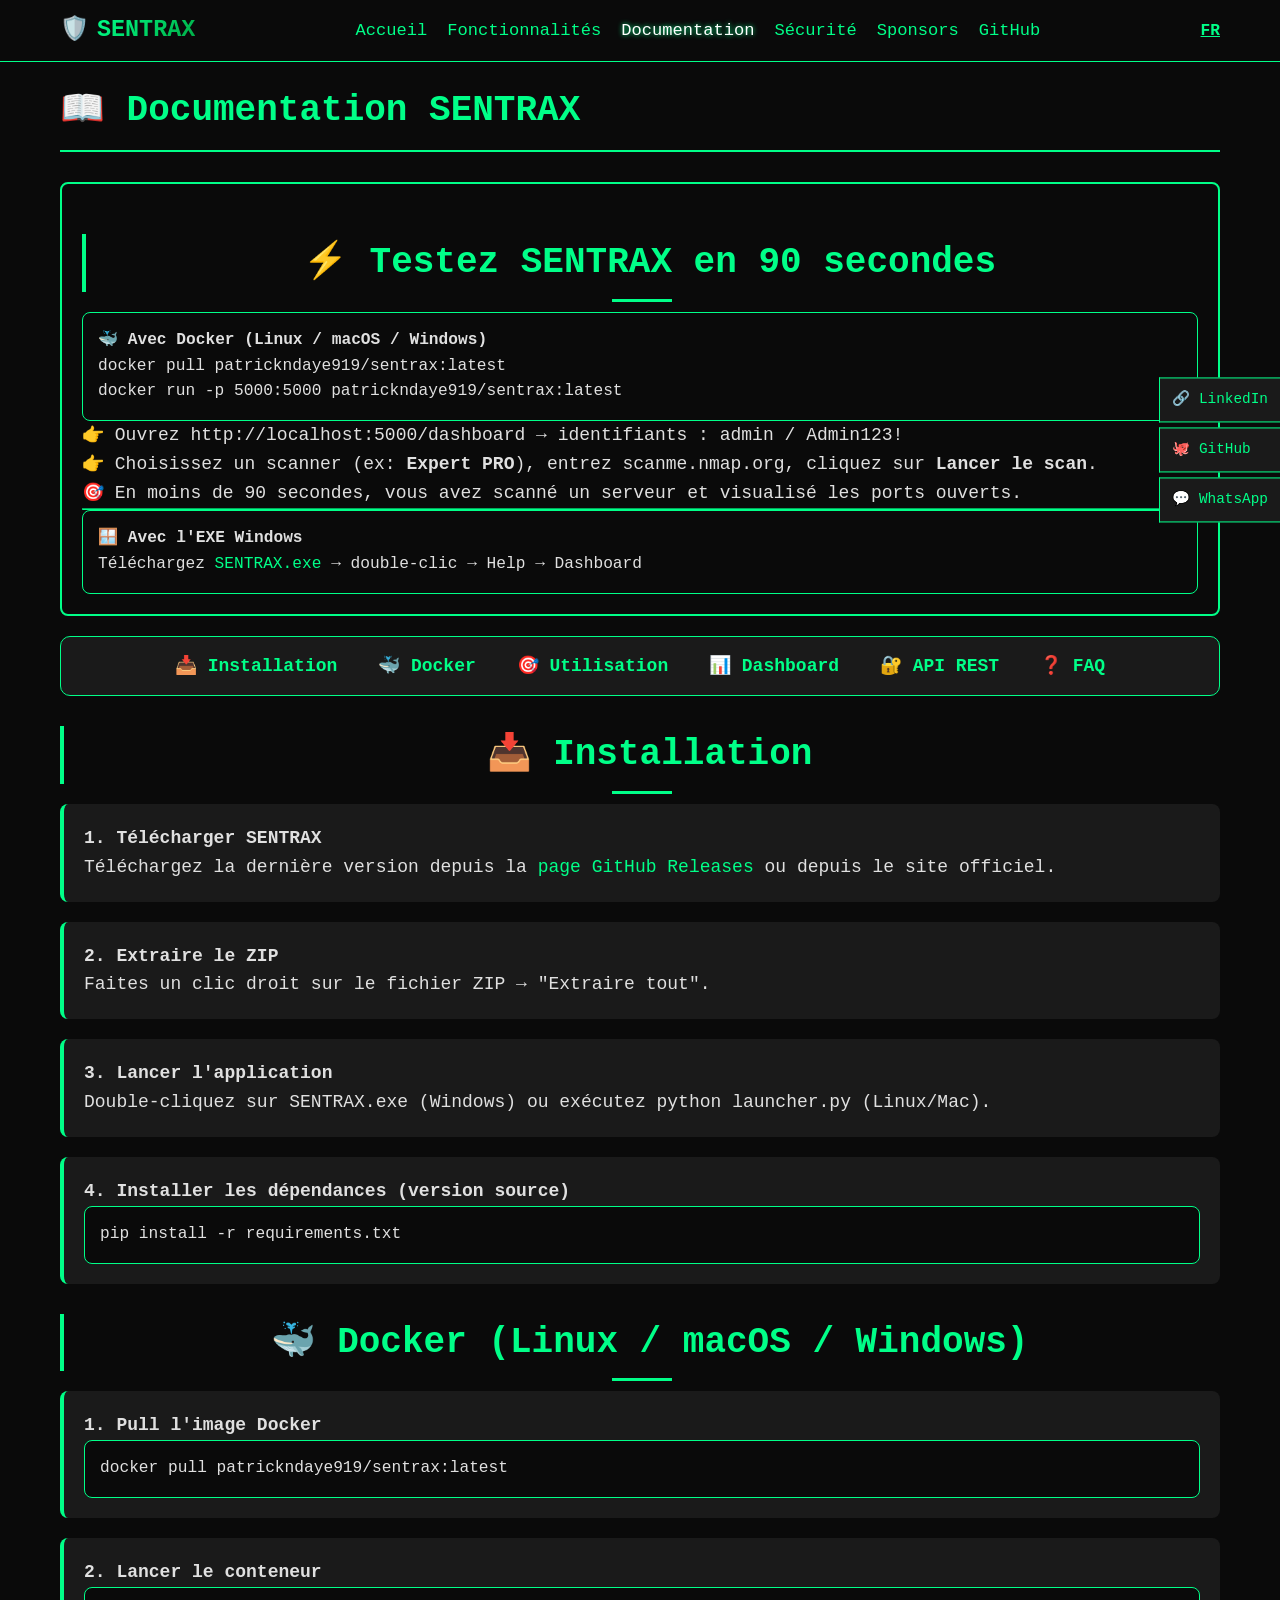
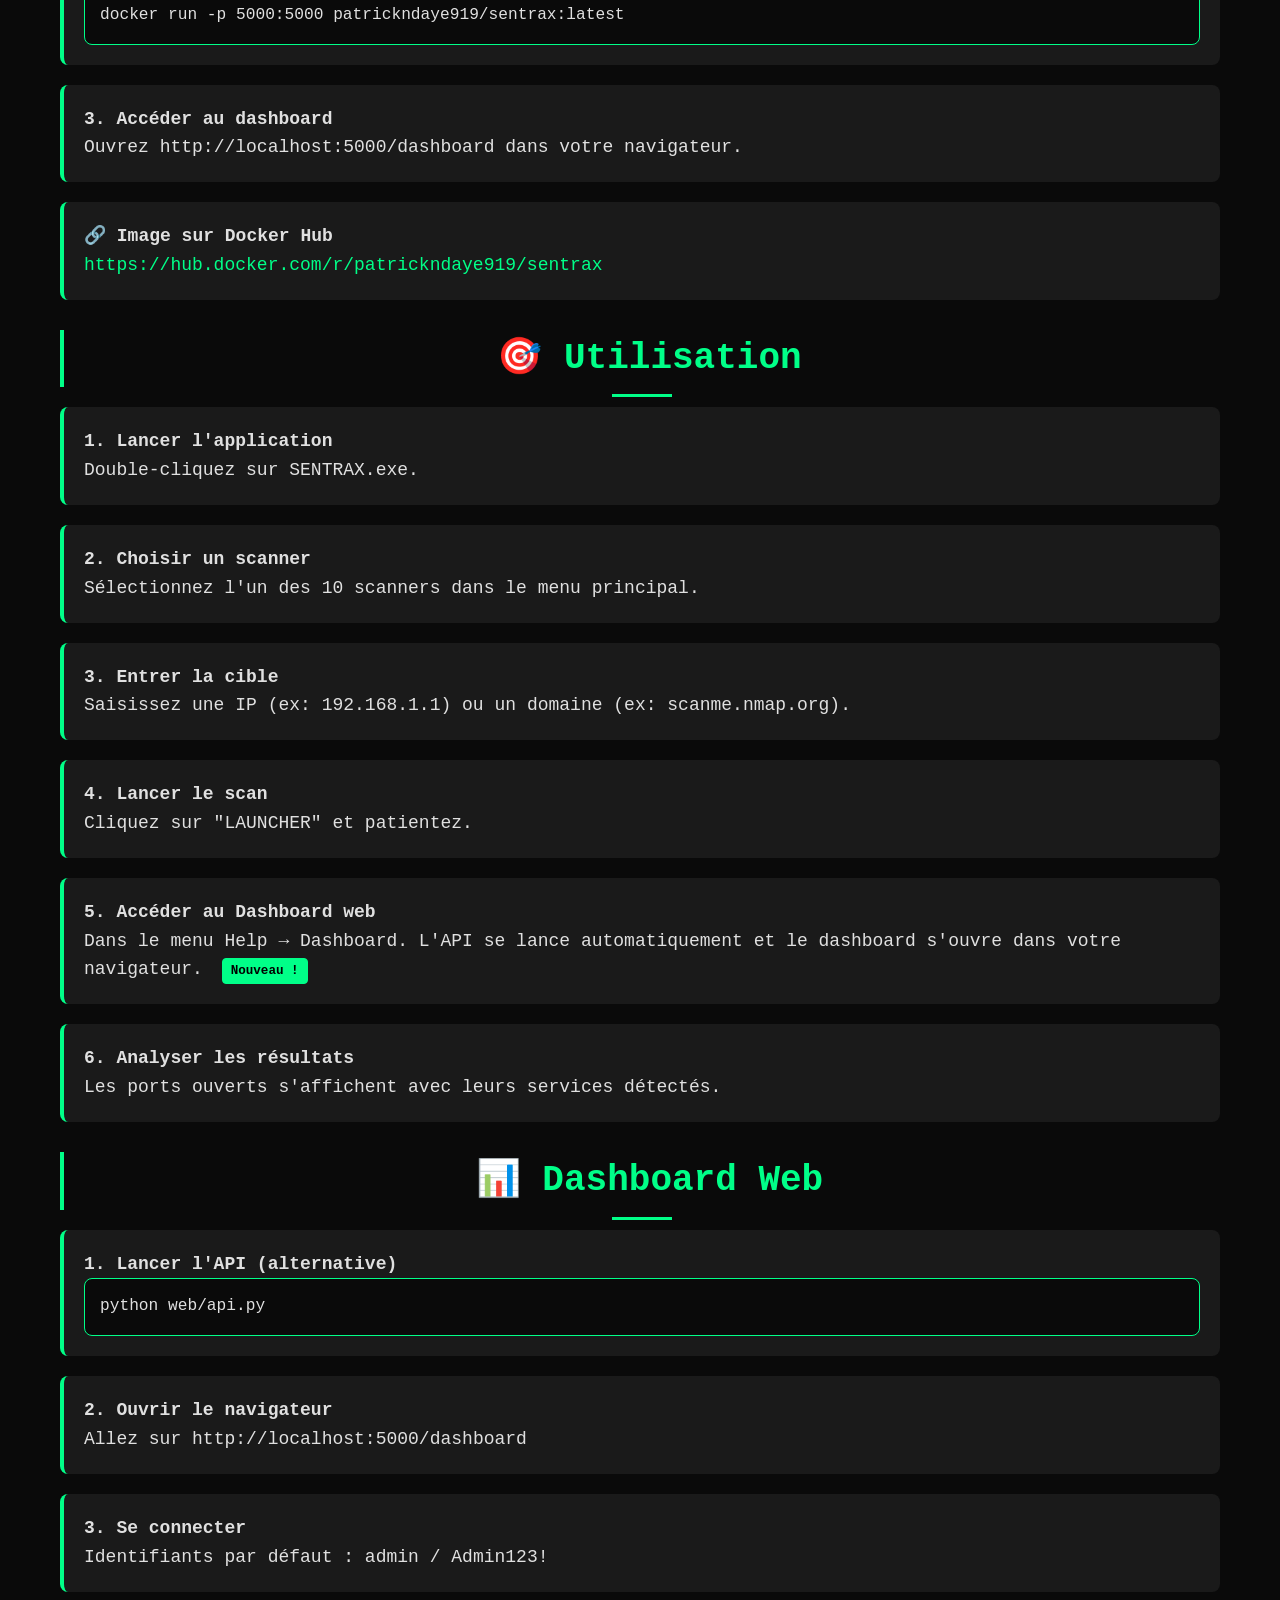
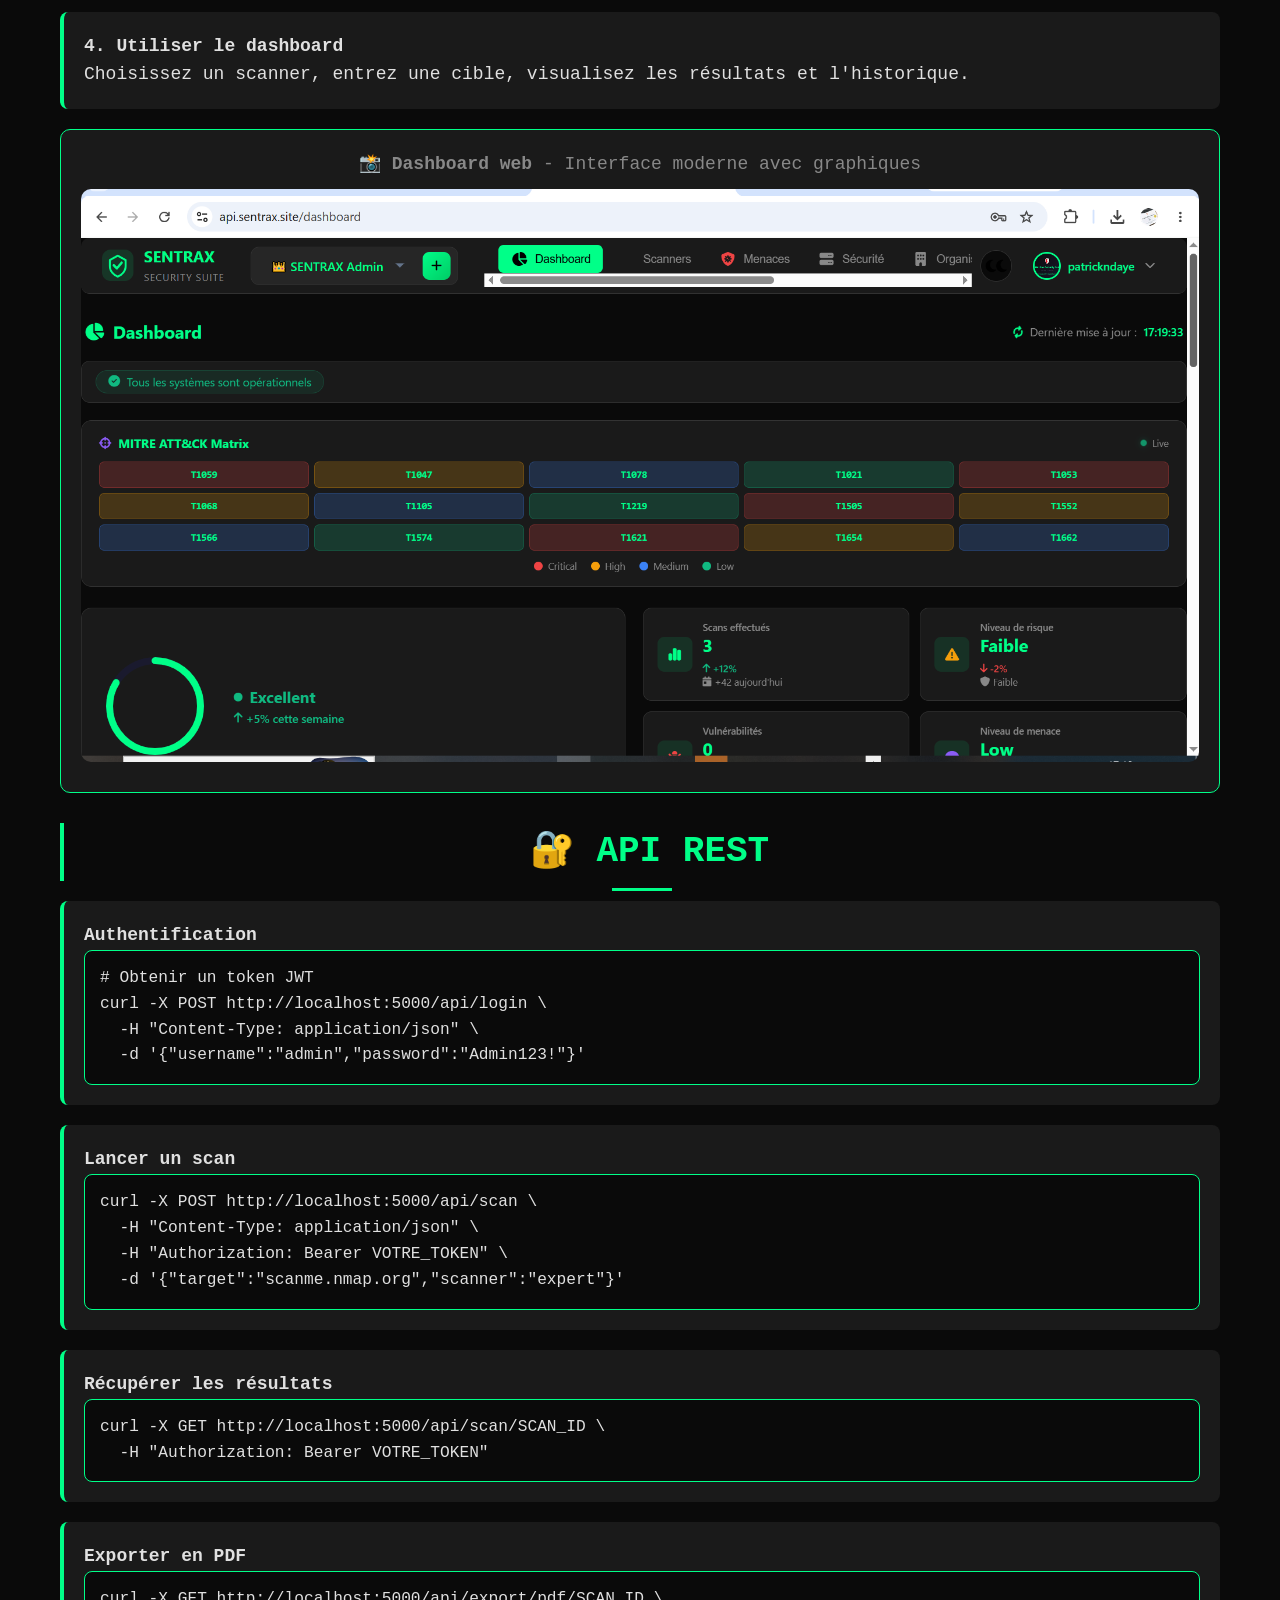
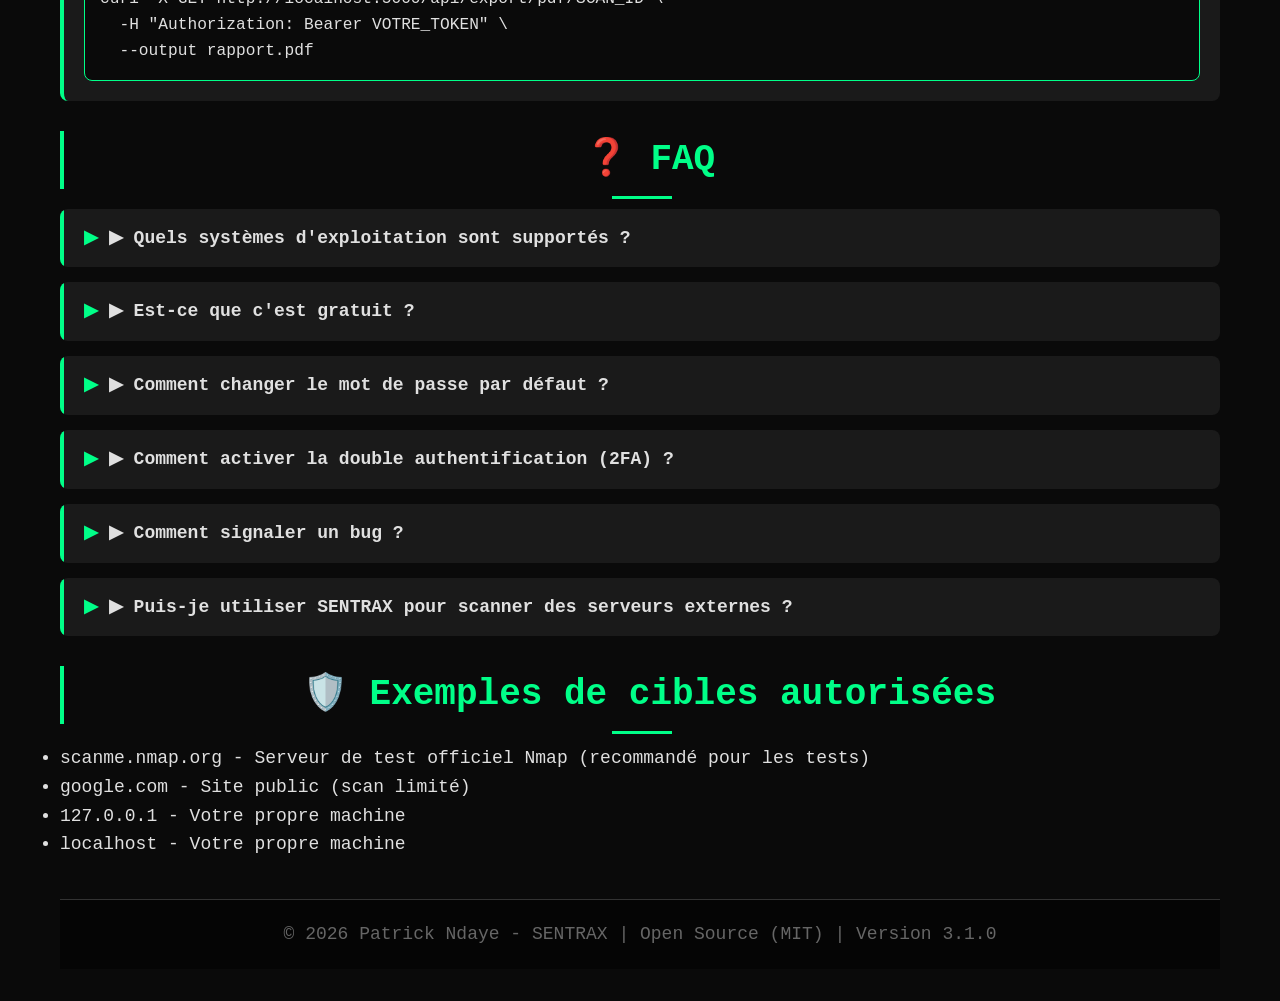
<file: docs.html>
<!DOCTYPE html>
<html lang="fr">
<head>
    <meta charset="UTF-8">
    <meta name="viewport" content="width=device-width, initial-scale=1.0">
    <meta name="description" content="Documentation complète de SENTRAX - Installation, utilisation, API REST, FAQ, et tutoriels pour les 10 scanners réseau.">
    <meta name="keywords" content="sentrax, documentation, scanner réseau, tutoriel, API, installation, cybersécurité">
    <meta name="author" content="Patrick Ndaye">
    <link rel="canonical" href="https://ndaye12.github.io/SentraX/docs.html" />
    <title>SENTRAX - Documentation</title>
    <link rel="icon" href="images/favicon.ico">
    <link rel="stylesheet" href="css/style.css">
    <style>
        body { font-family: 'Segoe UI', monospace; background: #0a0a0a; color: #e0e0e0; margin: 0; padding: 0; }
        .container { max-width: 1200px; margin: 0 auto; padding: 20px; }
        h1, h2, h3 { color: #00ff88; }
        h1 { border-bottom: 2px solid #00ff88; padding-bottom: 10px; margin-bottom: 30px; }
        h2 { border-left: 4px solid #00ff88; padding-left: 15px; margin: 30px 0 20px; }
        a { color: #00ff88; text-decoration: none; transition: color 0.3s; }
        a:hover { text-decoration: underline; color: #ffffff; }
        .nav { text-align: center; margin: 20px 0; padding: 15px; background: #1a1a1a; border-radius: 10px; border: 1px solid #00ff88; }
        .nav a { margin: 0 15px; font-weight: bold; }
        .step { background: #1a1a1a; padding: 20px; margin: 20px 0; border-left: 4px solid #00ff88; border-radius: 8px; transition: transform 0.3s; }
        .step:hover { transform: translateX(5px); }
        .code { background: #0a0a0a; padding: 15px; border-radius: 8px; font-family: monospace; border: 1px solid #00ff88; overflow-x: auto; font-size: 0.9rem; }
        .screenshot { background: #1a1a1a; padding: 20px; margin: 20px 0; border-radius: 10px; text-align: center; border: 1px solid #00ff88; }
        .screenshot p { color: #888; margin-bottom: 10px; }
        .faq-item { background: #1a1a1a; margin: 15px 0; border-radius: 8px; overflow: hidden; }
        .faq-question { padding: 15px 20px; background: #1a1a1a; cursor: pointer; font-weight: bold; border-left: 4px solid #00ff88; transition: background 0.3s; }
        .faq-question:hover { background: #222; }
        .faq-question::before { content: "▶ "; color: #00ff88; }
        .faq-answer { padding: 0 20px; max-height: 0; overflow: hidden; transition: max-height 0.3s ease-out; background: #0a0a0a; }
        .faq-answer.active { padding: 15px 20px; max-height: 300px; }
        .badge { display: inline-block; background: #00ff88; color: #000; padding: 2px 8px; border-radius: 4px; font-size: 0.7rem; font-weight: bold; margin-left: 8px; }
        footer { text-align: center; margin-top: 40px; padding: 20px; color: #666; border-top: 1px solid #333; }
        @media (max-width: 768px) { .nav a { display: inline-block; margin: 5px 10px; } }
    </style>
</head>
<body>
    <nav>
        <div class="nav-container">
            <div class="logo"><span class="logo-icon">🛡️</span><span class="logo-text">SENTRAX</span></div>
            <button class="menu-toggle" onclick="toggleMenu()">☰</button>
            <ul class="nav-menu">
                <li><a href="index.html">Accueil</a></li>
                <li><a href="features.html">Fonctionnalités</a></li>
                <li><a href="docs.html" class="active">Documentation</a></li>
                <li><a href="security.html">Sécurité</a></li>
                <li><a href="sponsors.html">Sponsors</a></li>
                <li><a href="https://github.com/Ndaye12/SentraX">GitHub</a></li>
            </ul>
            <div class="lang-switch">
                <a href="docs.html" class="lang-active">FR</a>
            </div>
        </div>
    </nav>

    <div class="container">
        <h1>📖 Documentation SENTRAX</h1>

        <!-- 90-second onboarding -->
        <div class="step" style="background: #0a0a0a; border: 2px solid #00ff88;">
            <h2>⚡ Testez SENTRAX en 90 secondes</h2>
            <div class="code">
                <strong>🐳 Avec Docker (Linux / macOS / Windows)</strong><br>
                docker pull patrickndaye919/sentrax:latest<br>
                docker run -p 5000:5000 patrickndaye919/sentrax:latest
            </div>
            <p>👉 Ouvrez <code>http://localhost:5000/dashboard</code> → identifiants : <code>admin</code> / <code>Admin123!</code></p>
            <p>👉 Choisissez un scanner (ex: <strong>Expert PRO</strong>), entrez <code>scanme.nmap.org</code>, cliquez sur <strong>Lancer le scan</strong>.</p>
            <p>🎯 En moins de 90 secondes, vous avez scanné un serveur et visualisé les ports ouverts.</p>
            <hr style="border-color:#00ff88;">
            <div class="code">
                <strong>🪟 Avec l'EXE Windows</strong><br>
                Téléchargez <a href="https://github.com/Ndaye12/SentraX/releases/download/v3.1.0/SENTRAX.exe">SENTRAX.exe</a> → double‑clic → Help → Dashboard
            </div>
        </div>

        <div class="nav">
            <a href="#installation">📥 Installation</a>
            <a href="#docker">🐳 Docker</a>
            <a href="#utilisation">🎯 Utilisation</a>
            <a href="#dashboard">📊 Dashboard</a>
            <a href="#api">🔐 API REST</a>
            <a href="#faq">❓ FAQ</a>
        </div>

        <h2 id="installation">📥 Installation</h2>
        <div class="step">
            <strong>1. Télécharger SENTRAX</strong>
            <p>Téléchargez la dernière version depuis la <a href="https://github.com/Ndaye12/SentraX/releases">page GitHub Releases</a> ou depuis le site officiel.</p>
        </div>
        <div class="step">
            <strong>2. Extraire le ZIP</strong>
            <p>Faites un clic droit sur le fichier ZIP → "Extraire tout".</p>
        </div>
        <div class="step">
            <strong>3. Lancer l'application</strong>
            <p>Double-cliquez sur <code>SENTRAX.exe</code> (Windows) ou exécutez <code>python launcher.py</code> (Linux/Mac).</p>
        </div>
        <div class="step">
            <strong>4. Installer les dépendances (version source)</strong>
            <div class="code">pip install -r requirements.txt</div>
        </div>

        <h2 id="docker">🐳 Docker (Linux / macOS / Windows)</h2>
        <div class="step">
            <strong>1. Pull l'image Docker</strong>
            <div class="code">docker pull patrickndaye919/sentrax:latest</div>
        </div>
        <div class="step">
            <strong>2. Lancer le conteneur</strong>
            <div class="code">docker run -p 5000:5000 patrickndaye919/sentrax:latest</div>
        </div>
        <div class="step">
            <strong>3. Accéder au dashboard</strong>
            <p>Ouvrez <code>http://localhost:5000/dashboard</code> dans votre navigateur.</p>
        </div>
        <div class="step">
            <strong>🔗 Image sur Docker Hub</strong>
            <p><a href="https://hub.docker.com/r/patrickndaye919/sentrax" target="_blank">https://hub.docker.com/r/patrickndaye919/sentrax</a></p>
        </div>

        <h2 id="utilisation">🎯 Utilisation</h2>
        <div class="step">
            <strong>1. Lancer l'application</strong>
            <p>Double-cliquez sur <code>SENTRAX.exe</code>.</p>
        </div>
        <div class="step">
            <strong>2. Choisir un scanner</strong>
            <p>Sélectionnez l'un des 10 scanners dans le menu principal.</p>
        </div>
        <div class="step">
            <strong>3. Entrer la cible</strong>
            <p>Saisissez une IP (ex: <code>192.168.1.1</code>) ou un domaine (ex: <code>scanme.nmap.org</code>).</p>
        </div>
        <div class="step">
            <strong>4. Lancer le scan</strong>
            <p>Cliquez sur "LAUNCHER" et patientez.</p>
        </div>
        <div class="step">
            <strong>5. Accéder au Dashboard web</strong>
            <p>Dans le menu <code>Help → Dashboard</code>. L'API se lance automatiquement et le dashboard s'ouvre dans votre navigateur. <span class="badge">Nouveau !</span></p>
        </div>
        <div class="step">
            <strong>6. Analyser les résultats</strong>
            <p>Les ports ouverts s'affichent avec leurs services détectés.</p>
        </div>

        <h2 id="dashboard">📊 Dashboard Web</h2>
        <div class="step">
            <strong>1. Lancer l'API (alternative)</strong>
            <div class="code">python web/api.py</div>
        </div>
        <div class="step">
            <strong>2. Ouvrir le navigateur</strong>
            <p>Allez sur <code>http://localhost:5000/dashboard</code></p>
        </div>
        <div class="step">
            <strong>3. Se connecter</strong>
            <p>Identifiants par défaut : <code>admin</code> / <code>Admin123!</code></p>
        </div>
        <div class="step">
            <strong>4. Utiliser le dashboard</strong>
            <p>Choisissez un scanner, entrez une cible, visualisez les résultats et l'historique.</p>
        </div>

        <div class="screenshot">
            <p>📸 <strong>Dashboard web</strong> - Interface moderne avec graphiques</p>
            <img src="screenshots/dashboard.png" alt="Dashboard SENTRAX" style="max-width:100%; border-radius:10px;">
        </div>

        <h2 id="api">🔐 API REST</h2>
        <div class="step">
            <strong>Authentification</strong>
            <div class="code">
                # Obtenir un token JWT<br>
                curl -X POST http://localhost:5000/api/login \<br>
                &nbsp;&nbsp;-H "Content-Type: application/json" \<br>
                &nbsp;&nbsp;-d '{"username":"admin","password":"Admin123!"}'
            </div>
        </div>
        <div class="step">
            <strong>Lancer un scan</strong>
            <div class="code">
                curl -X POST http://localhost:5000/api/scan \<br>
                &nbsp;&nbsp;-H "Content-Type: application/json" \<br>
                &nbsp;&nbsp;-H "Authorization: Bearer VOTRE_TOKEN" \<br>
                &nbsp;&nbsp;-d '{"target":"scanme.nmap.org","scanner":"expert"}'
            </div>
        </div>
        <div class="step">
            <strong>Récupérer les résultats</strong>
            <div class="code">
                curl -X GET http://localhost:5000/api/scan/SCAN_ID \<br>
                &nbsp;&nbsp;-H "Authorization: Bearer VOTRE_TOKEN"
            </div>
        </div>
        <div class="step">
            <strong>Exporter en PDF</strong>
            <div class="code">
                curl -X GET http://localhost:5000/api/export/pdf/SCAN_ID \<br>
                &nbsp;&nbsp;-H "Authorization: Bearer VOTRE_TOKEN" \<br>
                &nbsp;&nbsp;--output rapport.pdf
            </div>
        </div>

        <h2 id="faq">❓ FAQ</h2>
        
        <div class="faq-item">
            <div class="faq-question" onclick="toggleFAQ(this)">Quels systèmes d'exploitation sont supportés ?</div>
            <div class="faq-answer">Windows 10/11, Linux (Ubuntu, Debian, Kali), macOS. L'EXE est pour Windows uniquement, la version source fonctionne sur tous les OS.</div>
        </div>
        
        <div class="faq-item">
            <div class="faq-question" onclick="toggleFAQ(this)">Est-ce que c'est gratuit ?</div>
            <div class="faq-answer">Oui, SENTRAX est totalement gratuit et open source sous licence MIT. Aucune limite, aucune fonctionnalité payante.</div>
        </div>
        
        <div class="faq-item">
            <div class="faq-question" onclick="toggleFAQ(this)">Comment changer le mot de passe par défaut ?</div>
            <div class="faq-answer">Connectez-vous au dashboard (admin/Admin123!), allez dans l'onglet "Sécurité" → "Changer mot de passe".</div>
        </div>
        
        <div class="faq-item">
            <div class="faq-question" onclick="toggleFAQ(this)">Comment activer la double authentification (2FA) ?</div>
            <div class="faq-answer">Dans l'onglet "Sécurité" → "Activer 2FA", scannez le QR code avec Google Authenticator.</div>
        </div>
        
        <div class="faq-item">
            <div class="faq-question" onclick="toggleFAQ(this)">Comment signaler un bug ?</div>
            <div class="faq-answer">Envoyez un email à <a href="mailto:patrickndaye919@gmail.com">patrickndaye919@gmail.com</a> ou ouvrez une issue sur <a href="https://github.com/Ndaye12/SentraX/issues">GitHub</a>.</div>
        </div>
        
        <div class="faq-item">
            <div class="faq-question" onclick="toggleFAQ(this)">Puis-je utiliser SENTRAX pour scanner des serveurs externes ?</div>
            <div class="faq-answer">Oui, mais uniquement sur des cibles autorisées. Le scanner sans autorisation est strictement interdit.</div>
        </div>

        <h2>🛡️ Exemples de cibles autorisées</h2>
        <ul>
            <li><code>scanme.nmap.org</code> - Serveur de test officiel Nmap (recommandé pour les tests)</li>
            <li><code>google.com</code> - Site public (scan limité)</li>
            <li><code>127.0.0.1</code> - Votre propre machine</li>
            <li><code>localhost</code> - Votre propre machine</li>
        </ul>

        <footer>
            © 2026 Patrick Ndaye - SENTRAX | Open Source (MIT) | Version 3.1.0
        </footer>
    </div>

    <div class="social-links">
        <a href="https://www.linkedin.com/in/patrick-ndaye-b5b67a399" target="_blank">🔗 LinkedIn</a>
        <a href="https://github.com/Ndaye12" target="_blank">🐙 GitHub</a>
        <a href="https://wa.me/243975659129?text=Bonjour%20Patrick%2C%20je%20suis%20intéressé%20par%20SENTRAX" target="_blank">💬 WhatsApp</a>
    </div>

    <script>
        function toggleMenu() {
            const menu = document.querySelector('.nav-menu');
            if (menu) menu.classList.toggle('active');
        }

        function toggleFAQ(element) {
            const answer = element.nextElementSibling;
            answer.classList.toggle('active');
            const currentText = element.innerHTML;
            if (answer.classList.contains('active')) {
                element.innerHTML = element.innerHTML.replace('▶ ', '▼ ');
            } else {
                element.innerHTML = element.innerHTML.replace('▼ ', '▶ ');
            }
        }

        document.querySelectorAll('.faq-question').forEach(q => {
            if (!q.innerHTML.includes('▶') && !q.innerHTML.includes('▼')) {
                q.innerHTML = '▶ ' + q.innerHTML;
            }
        });
    </script>
</body>
</html>
</file>
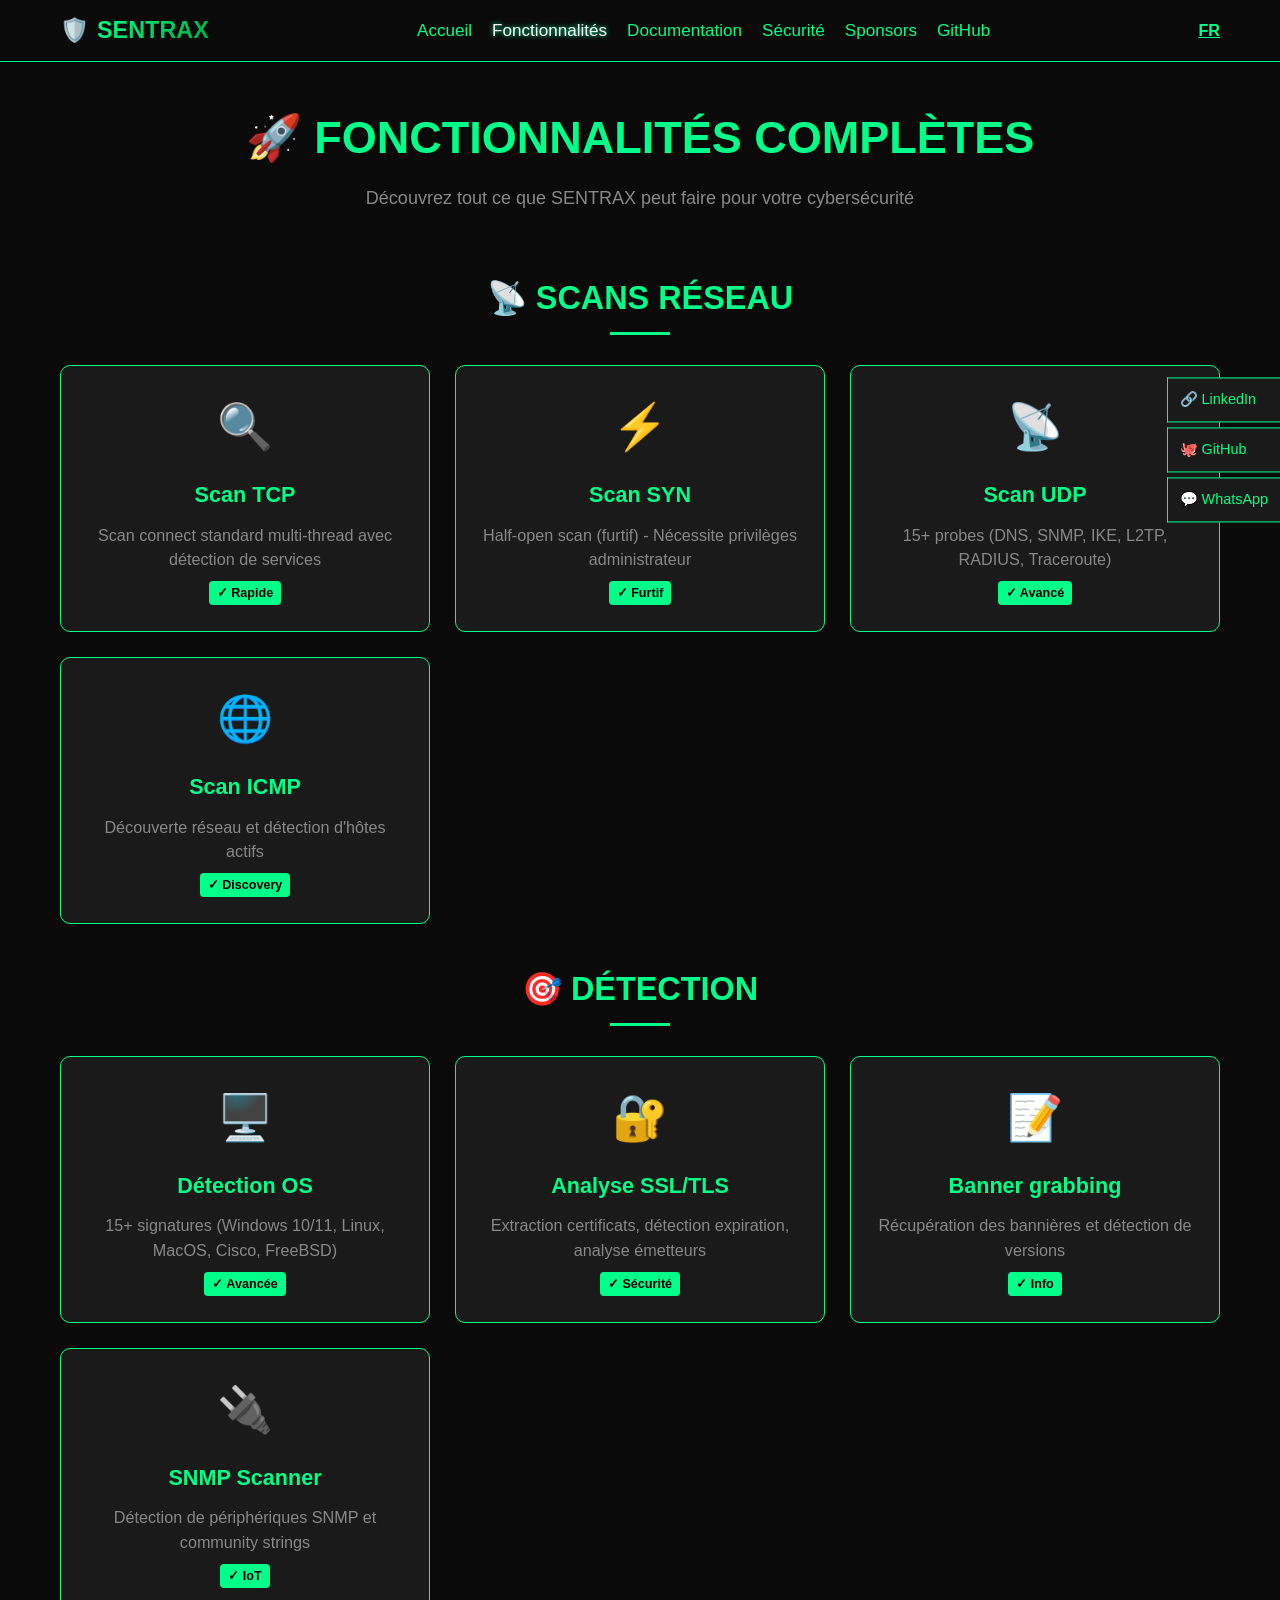
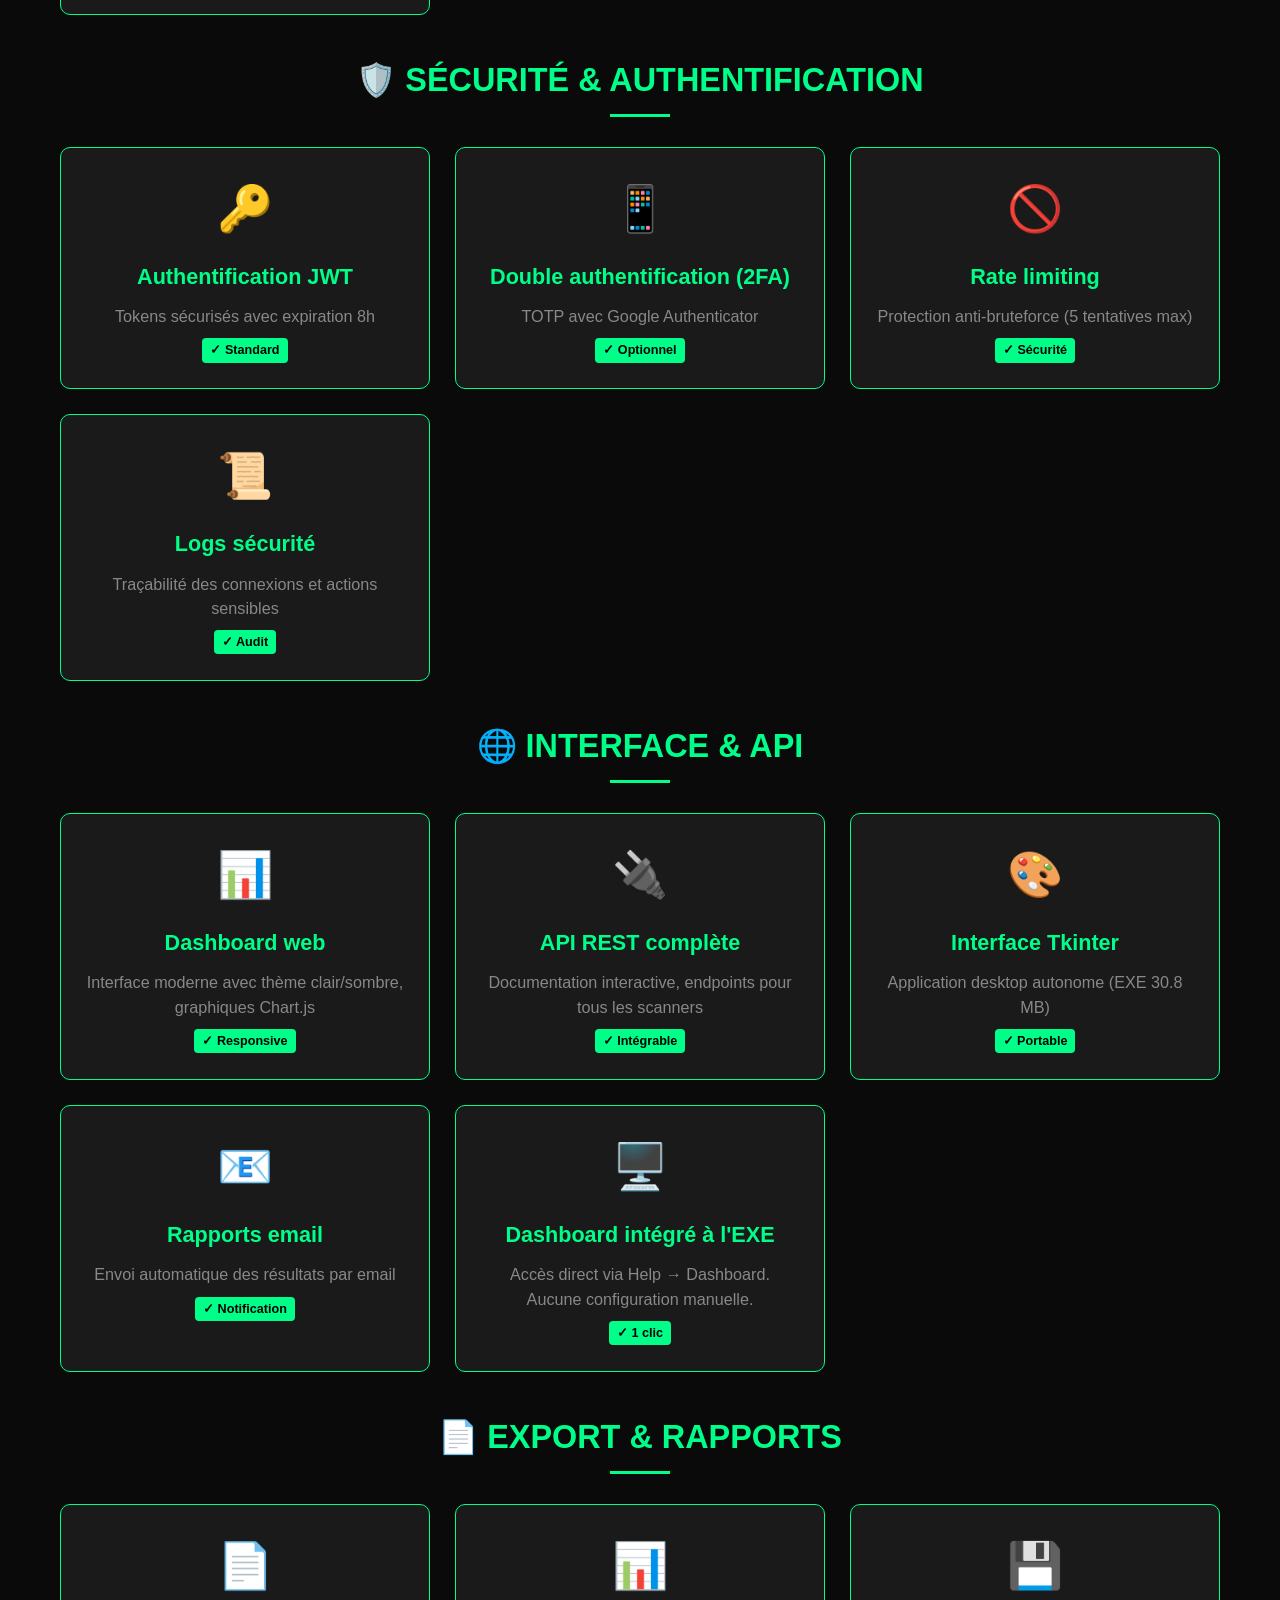
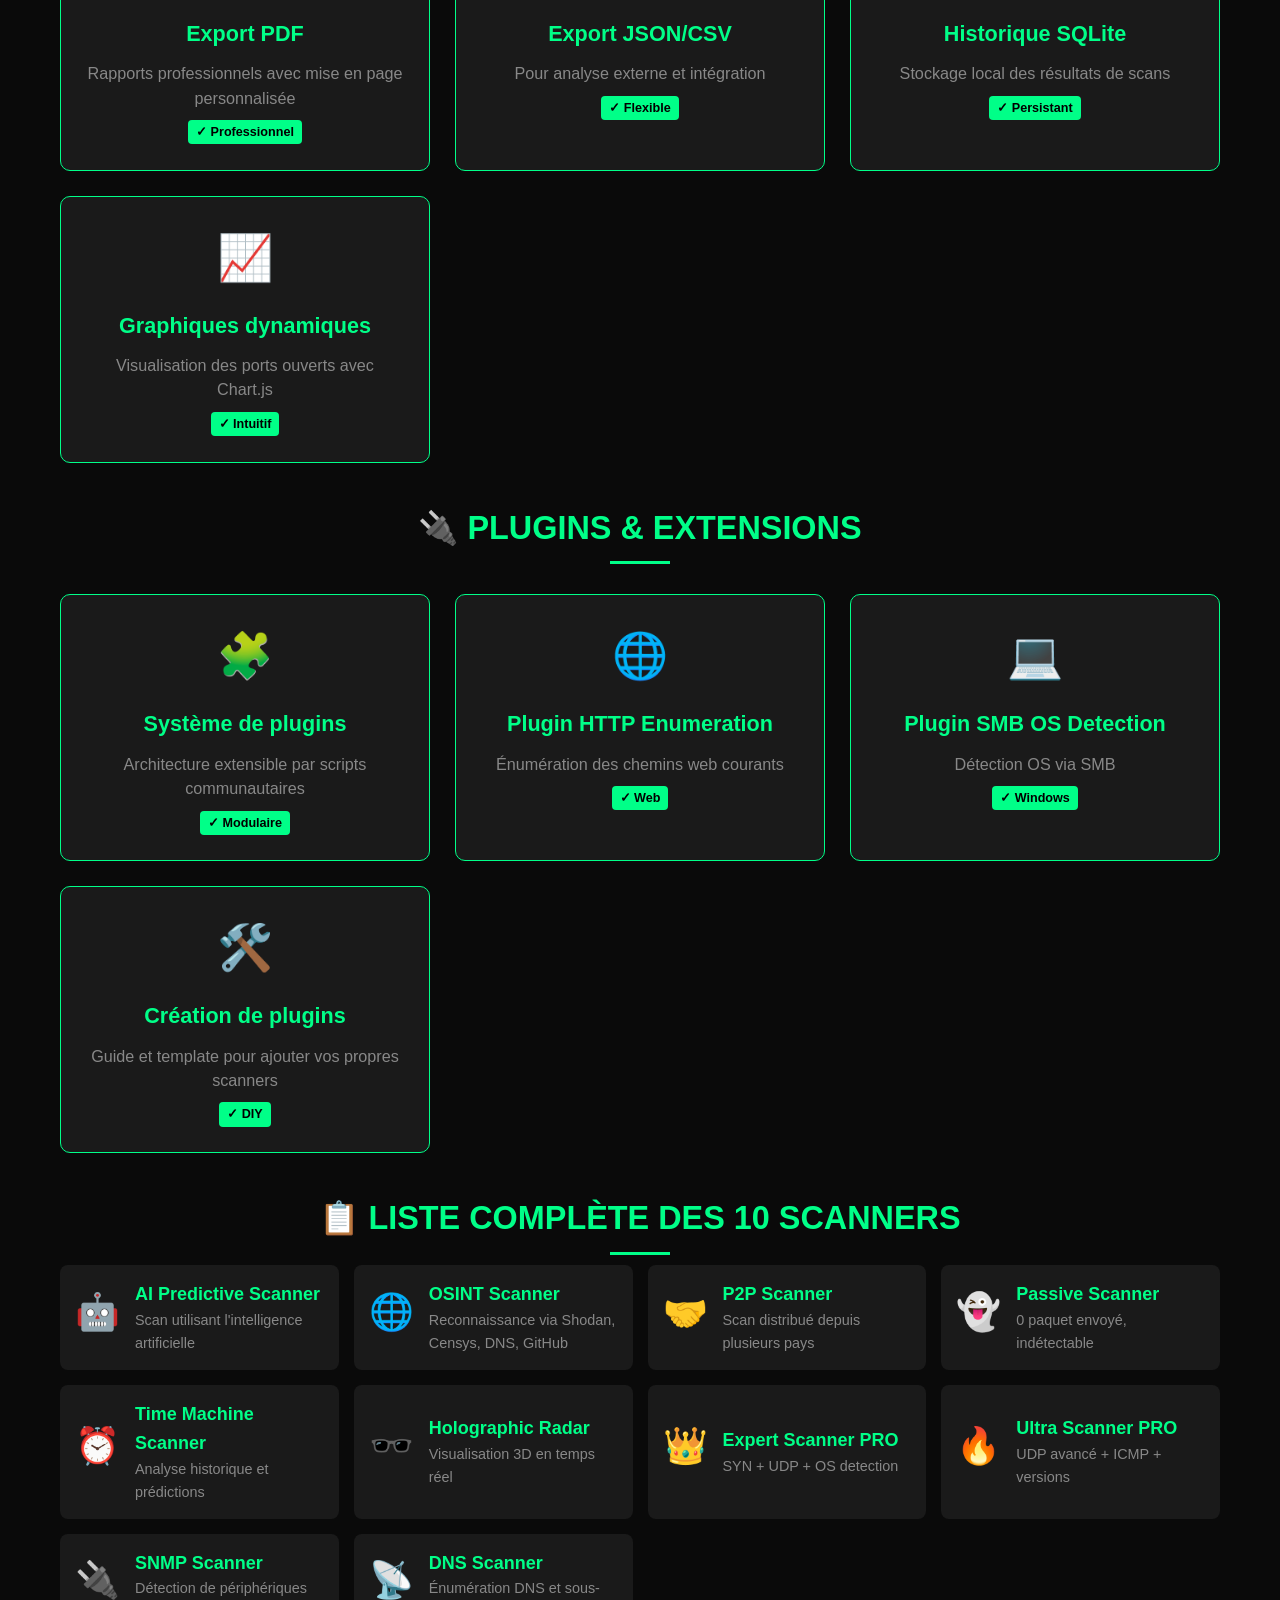
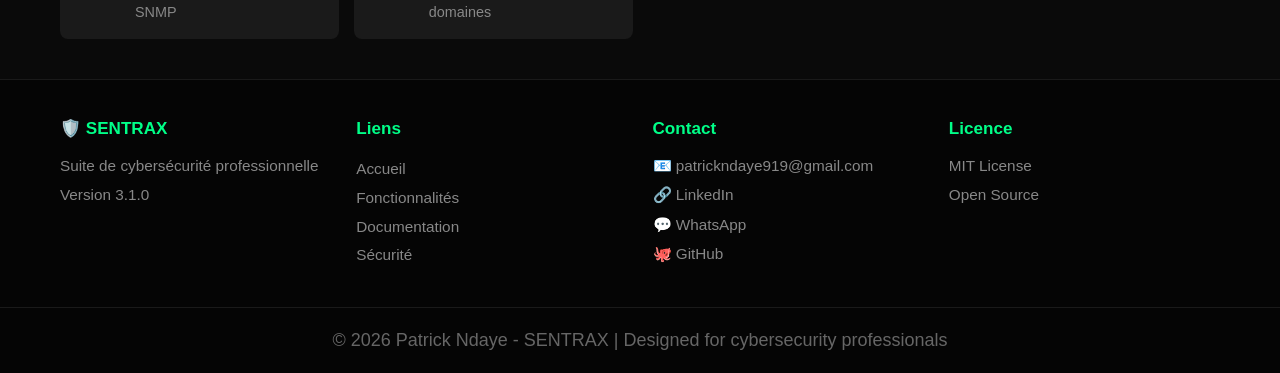
<file: features.html>
<!DOCTYPE html>
<html lang="fr">
<head>
    <meta charset="UTF-8">
    <meta name="viewport" content="width=device-width, initial-scale=1.0">
    <meta name="description" content="SENTRAX - Découvrez toutes les fonctionnalités de la suite de cybersécurité : 10 scanners, API REST, dashboard, 2FA, export PDF, et plus encore.">
    <meta name="keywords" content="fonctionnalités, scanners réseau, API REST, 2FA, export PDF, plugins, CVE">
    <meta name="author" content="Patrick Ndaye">
    <link rel="canonical" href="https://ndaye12.github.io/SentraX/features.html" />
    <title>SENTRAX - Fonctionnalités</title>
    <link rel="icon" href="images/favicon.ico">
    <link rel="stylesheet" href="css/style.css">
    <style>
        .features-header { text-align: center; padding: 40px 20px 20px; }
        .features-header h1 { font-size: 2.5rem; color: #00ff88; margin-bottom: 10px; }
        .features-header p { color: #888; max-width: 600px; margin: 0 auto; }
        .features-grid { display: grid; grid-template-columns: repeat(auto-fill, minmax(300px, 1fr)); gap: 25px; max-width: 1200px; margin: 40px auto; padding: 0 20px; }
        .feature-item { background: #1a1a1a; border-radius: 10px; padding: 25px; text-align: center; transition: transform 0.3s, box-shadow 0.3s; border: 1px solid #00ff88; }
        .feature-item:hover { transform: translateY(-5px); box-shadow: 0 10px 30px rgba(0, 255, 136, 0.1); }
        .feature-icon { font-size: 2.5rem; display: block; margin-bottom: 15px; }
        .feature-item h3 { color: #00ff88; margin-bottom: 10px; font-size: 1.2rem; }
        .feature-item p { color: #888; font-size: 0.9rem; line-height: 1.5; }
        .feature-badge { display: inline-block; background: #00ff88; color: #000; padding: 2px 8px; border-radius: 4px; font-size: 0.7rem; font-weight: bold; margin-top: 10px; }
        .section-title { text-align: center; font-size: 1.8rem; color: #00ff88; margin: 40px 0 20px; }
        .scanner-list { display: grid; grid-template-columns: repeat(auto-fill, minmax(250px, 1fr)); gap: 15px; max-width: 1200px; margin: 0 auto; padding: 0 20px; }
        .scanner-item { background: #1a1a1a; border-radius: 8px; padding: 15px; display: flex; align-items: center; gap: 15px; transition: transform 0.3s; }
        .scanner-item:hover { transform: translateX(5px); background: #222; }
        .scanner-icon { font-size: 2rem; }
        .scanner-name { color: #00ff88; font-weight: bold; }
        .scanner-desc { color: #888; font-size: 0.8rem; }
        @media (max-width: 768px) { .features-grid { grid-template-columns: 1fr; } .scanner-list { grid-template-columns: 1fr; } }
    </style>
</head>
<body>
    <nav>
        <div class="nav-container">
            <div class="logo"><span class="logo-icon">🛡️</span><span class="logo-text">SENTRAX</span></div>
            <button class="menu-toggle" onclick="toggleMenu()">☰</button>
            <ul class="nav-menu">
                <li><a href="index.html">Accueil</a></li>
                <li><a href="features.html" class="active">Fonctionnalités</a></li>
                <li><a href="docs.html">Documentation</a></li>
                <li><a href="security.html">Sécurité</a></li>
                <li><a href="sponsors.html">Sponsors</a></li>
                <li><a href="https://github.com/Ndaye12/SentraX">GitHub</a></li>
            </ul>
            <div class="lang-switch">
                <a href="features.html" class="lang-active">FR</a>
            </div>
        </div>
    </nav>

    <div class="features-header">
        <h1>🚀 FONCTIONNALITÉS COMPLÈTES</h1>
        <p>Découvrez tout ce que SENTRAX peut faire pour votre cybersécurité</p>
    </div>

    <h2 class="section-title">📡 SCANS RÉSEAU</h2>
    <div class="features-grid">
        <div class="feature-item">
            <span class="feature-icon">🔍</span>
            <h3>Scan TCP</h3>
            <p>Scan connect standard multi-thread avec détection de services</p>
            <span class="feature-badge">✓ Rapide</span>
        </div>
        <div class="feature-item">
            <span class="feature-icon">⚡</span>
            <h3>Scan SYN</h3>
            <p>Half-open scan (furtif) - Nécessite privilèges administrateur</p>
            <span class="feature-badge">✓ Furtif</span>
        </div>
        <div class="feature-item">
            <span class="feature-icon">📡</span>
            <h3>Scan UDP</h3>
            <p>15+ probes (DNS, SNMP, IKE, L2TP, RADIUS, Traceroute)</p>
            <span class="feature-badge">✓ Avancé</span>
        </div>
        <div class="feature-item">
            <span class="feature-icon">🌐</span>
            <h3>Scan ICMP</h3>
            <p>Découverte réseau et détection d'hôtes actifs</p>
            <span class="feature-badge">✓ Discovery</span>
        </div>
    </div>

    <h2 class="section-title">🎯 DÉTECTION</h2>
    <div class="features-grid">
        <div class="feature-item">
            <span class="feature-icon">🖥️</span>
            <h3>Détection OS</h3>
            <p>15+ signatures (Windows 10/11, Linux, MacOS, Cisco, FreeBSD)</p>
            <span class="feature-badge">✓ Avancée</span>
        </div>
        <div class="feature-item">
            <span class="feature-icon">🔐</span>
            <h3>Analyse SSL/TLS</h3>
            <p>Extraction certificats, détection expiration, analyse émetteurs</p>
            <span class="feature-badge">✓ Sécurité</span>
        </div>
        <div class="feature-item">
            <span class="feature-icon">📝</span>
            <h3>Banner grabbing</h3>
            <p>Récupération des bannières et détection de versions</p>
            <span class="feature-badge">✓ Info</span>
        </div>
        <div class="feature-item">
            <span class="feature-icon">🔌</span>
            <h3>SNMP Scanner</h3>
            <p>Détection de périphériques SNMP et community strings</p>
            <span class="feature-badge">✓ IoT</span>
        </div>
    </div>

    <h2 class="section-title">🛡️ SÉCURITÉ & AUTHENTIFICATION</h2>
    <div class="features-grid">
        <div class="feature-item">
            <span class="feature-icon">🔑</span>
            <h3>Authentification JWT</h3>
            <p>Tokens sécurisés avec expiration 8h</p>
            <span class="feature-badge">✓ Standard</span>
        </div>
        <div class="feature-item">
            <span class="feature-icon">📱</span>
            <h3>Double authentification (2FA)</h3>
            <p>TOTP avec Google Authenticator</p>
            <span class="feature-badge">✓ Optionnel</span>
        </div>
        <div class="feature-item">
            <span class="feature-icon">🚫</span>
            <h3>Rate limiting</h3>
            <p>Protection anti-bruteforce (5 tentatives max)</p>
            <span class="feature-badge">✓ Sécurité</span>
        </div>
        <div class="feature-item">
            <span class="feature-icon">📜</span>
            <h3>Logs sécurité</h3>
            <p>Traçabilité des connexions et actions sensibles</p>
            <span class="feature-badge">✓ Audit</span>
        </div>
    </div>

    <h2 class="section-title">🌐 INTERFACE & API</h2>
    <div class="features-grid">
        <div class="feature-item">
            <span class="feature-icon">📊</span>
            <h3>Dashboard web</h3>
            <p>Interface moderne avec thème clair/sombre, graphiques Chart.js</p>
            <span class="feature-badge">✓ Responsive</span>
        </div>
        <div class="feature-item">
            <span class="feature-icon">🔌</span>
            <h3>API REST complète</h3>
            <p>Documentation interactive, endpoints pour tous les scanners</p>
            <span class="feature-badge">✓ Intégrable</span>
        </div>
        <div class="feature-item">
            <span class="feature-icon">🎨</span>
            <h3>Interface Tkinter</h3>
            <p>Application desktop autonome (EXE 30.8 MB)</p>
            <span class="feature-badge">✓ Portable</span>
        </div>
        <div class="feature-item">
            <span class="feature-icon">📧</span>
            <h3>Rapports email</h3>
            <p>Envoi automatique des résultats par email</p>
            <span class="feature-badge">✓ Notification</span>
        </div>
        <div class="feature-item">
            <span class="feature-icon">🖥️</span>
            <h3>Dashboard intégré à l'EXE</h3>
            <p>Accès direct via Help → Dashboard. Aucune configuration manuelle.</p>
            <span class="feature-badge">✓ 1 clic</span>
        </div>
    </div>

    <h2 class="section-title">📄 EXPORT & RAPPORTS</h2>
    <div class="features-grid">
        <div class="feature-item">
            <span class="feature-icon">📄</span>
            <h3>Export PDF</h3>
            <p>Rapports professionnels avec mise en page personnalisée</p>
            <span class="feature-badge">✓ Professionnel</span>
        </div>
        <div class="feature-item">
            <span class="feature-icon">📊</span>
            <h3>Export JSON/CSV</h3>
            <p>Pour analyse externe et intégration</p>
            <span class="feature-badge">✓ Flexible</span>
        </div>
        <div class="feature-item">
            <span class="feature-icon">💾</span>
            <h3>Historique SQLite</h3>
            <p>Stockage local des résultats de scans</p>
            <span class="feature-badge">✓ Persistant</span>
        </div>
        <div class="feature-item">
            <span class="feature-icon">📈</span>
            <h3>Graphiques dynamiques</h3>
            <p>Visualisation des ports ouverts avec Chart.js</p>
            <span class="feature-badge">✓ Intuitif</span>
        </div>
    </div>

    <h2 class="section-title">🔌 PLUGINS & EXTENSIONS</h2>
    <div class="features-grid">
        <div class="feature-item">
            <span class="feature-icon">🧩</span>
            <h3>Système de plugins</h3>
            <p>Architecture extensible par scripts communautaires</p>
            <span class="feature-badge">✓ Modulaire</span>
        </div>
        <div class="feature-item">
            <span class="feature-icon">🌐</span>
            <h3>Plugin HTTP Enumeration</h3>
            <p>Énumération des chemins web courants</p>
            <span class="feature-badge">✓ Web</span>
        </div>
        <div class="feature-item">
            <span class="feature-icon">💻</span>
            <h3>Plugin SMB OS Detection</h3>
            <p>Détection OS via SMB</p>
            <span class="feature-badge">✓ Windows</span>
        </div>
        <div class="feature-item">
            <span class="feature-icon">🛠️</span>
            <h3>Création de plugins</h3>
            <p>Guide et template pour ajouter vos propres scanners</p>
            <span class="feature-badge">✓ DIY</span>
        </div>
    </div>

    <h2 class="section-title">📋 LISTE COMPLÈTE DES 10 SCANNERS</h2>
    <div class="scanner-list">
        <div class="scanner-item"><span class="scanner-icon">🤖</span><div><div class="scanner-name">AI Predictive Scanner</div><div class="scanner-desc">Scan utilisant l'intelligence artificielle</div></div></div>
        <div class="scanner-item"><span class="scanner-icon">🌐</span><div><div class="scanner-name">OSINT Scanner</div><div class="scanner-desc">Reconnaissance via Shodan, Censys, DNS, GitHub</div></div></div>
        <div class="scanner-item"><span class="scanner-icon">🤝</span><div><div class="scanner-name">P2P Scanner</div><div class="scanner-desc">Scan distribué depuis plusieurs pays</div></div></div>
        <div class="scanner-item"><span class="scanner-icon">👻</span><div><div class="scanner-name">Passive Scanner</div><div class="scanner-desc">0 paquet envoyé, indétectable</div></div></div>
        <div class="scanner-item"><span class="scanner-icon">⏰</span><div><div class="scanner-name">Time Machine Scanner</div><div class="scanner-desc">Analyse historique et prédictions</div></div></div>
        <div class="scanner-item"><span class="scanner-icon">🕶️</span><div><div class="scanner-name">Holographic Radar</div><div class="scanner-desc">Visualisation 3D en temps réel</div></div></div>
        <div class="scanner-item"><span class="scanner-icon">👑</span><div><div class="scanner-name">Expert Scanner PRO</div><div class="scanner-desc">SYN + UDP + OS detection</div></div></div>
        <div class="scanner-item"><span class="scanner-icon">🔥</span><div><div class="scanner-name">Ultra Scanner PRO</div><div class="scanner-desc">UDP avancé + ICMP + versions</div></div></div>
        <div class="scanner-item"><span class="scanner-icon">🔌</span><div><div class="scanner-name">SNMP Scanner</div><div class="scanner-desc">Détection de périphériques SNMP</div></div></div>
        <div class="scanner-item"><span class="scanner-icon">📡</span><div><div class="scanner-name">DNS Scanner</div><div class="scanner-desc">Énumération DNS et sous-domaines</div></div></div>
    </div>

    <footer>
        <div class="footer-container">
            <div class="footer-section">
                <h3>🛡️ SENTRAX</h3>
                <p>Suite de cybersécurité professionnelle</p>
                <p>Version 3.1.0</p>
            </div>
            <div class="footer-section">
                <h3>Liens</h3>
                <ul>
                    <li><a href="index.html">Accueil</a></li>
                    <li><a href="features.html">Fonctionnalités</a></li>
                    <li><a href="docs.html">Documentation</a></li>
                    <li><a href="security.html">Sécurité</a></li>
                </ul>
            </div>
            <div class="footer-section">
                <h3>Contact</h3>
                <p>📧 patrickndaye919@gmail.com</p>
                <p>🔗 <a href="https://www.linkedin.com/in/patrick-ndaye-b5b67a399" target="_blank">LinkedIn</a></p>
                <p>💬 <a href="https://wa.me/243975659129?text=Bonjour%20Patrick%2C%20je%20suis%20intéressé%20par%20SENTRAX" target="_blank">WhatsApp</a></p>
                <p>🐙 <a href="https://github.com/Ndaye12" target="_blank">GitHub</a></p>
            </div>
            <div class="footer-section">
                <h3>Licence</h3>
                <p>MIT License</p>
                <p>Open Source</p>
            </div>
        </div>
        <div class="footer-bottom">
            <p>© 2026 Patrick Ndaye - SENTRAX | Designed for cybersecurity professionals</p>
        </div>
    </footer>

    <div class="social-links">
        <a href="https://www.linkedin.com/in/patrick-ndaye-b5b67a399" target="_blank">🔗 LinkedIn</a>
        <a href="https://github.com/Ndaye12" target="_blank">🐙 GitHub</a>
        <a href="https://wa.me/243975659129?text=Bonjour%20Patrick%2C%20je%20suis%20intéressé%20par%20SENTRAX" target="_blank">💬 WhatsApp</a>
    </div>

    <script>
        function toggleMenu() {
            const menu = document.querySelector('.nav-menu');
            if (menu) menu.classList.toggle('active');
        }
    </script>
</body>
</html>
</file>
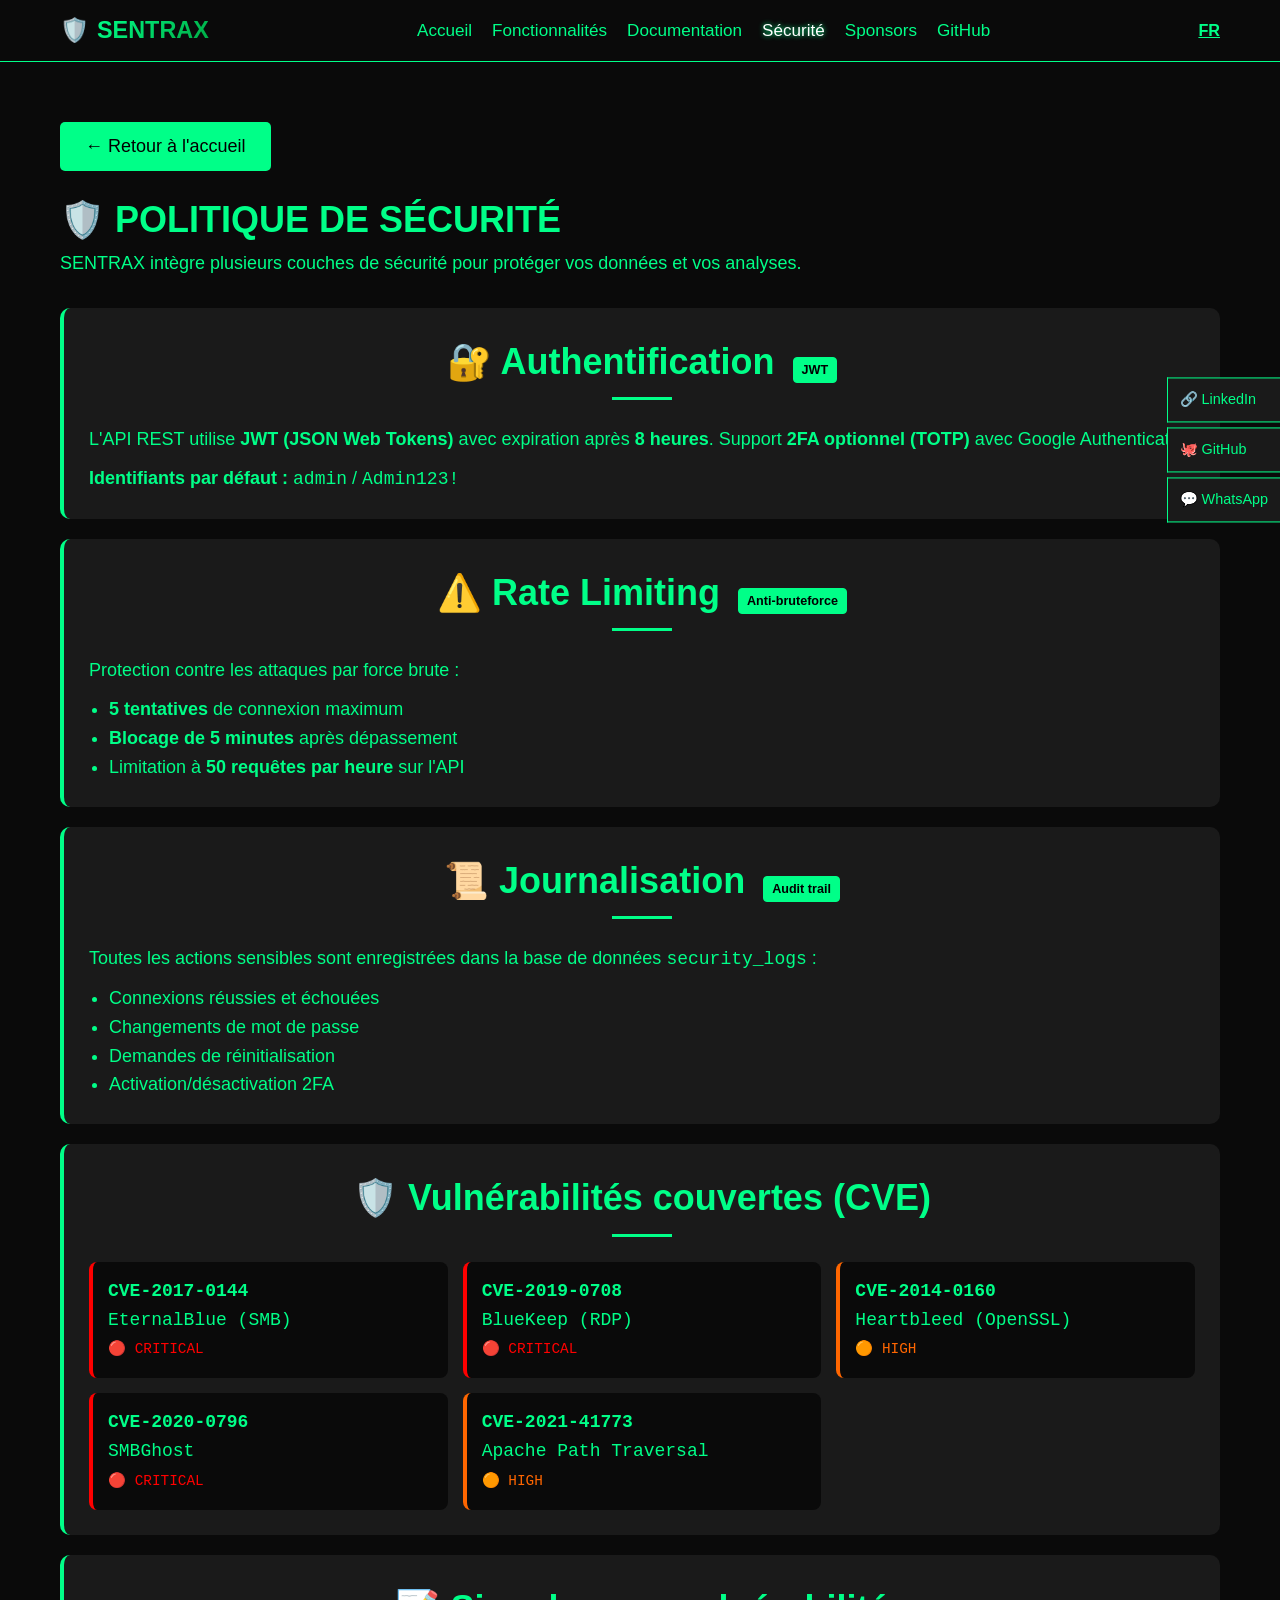
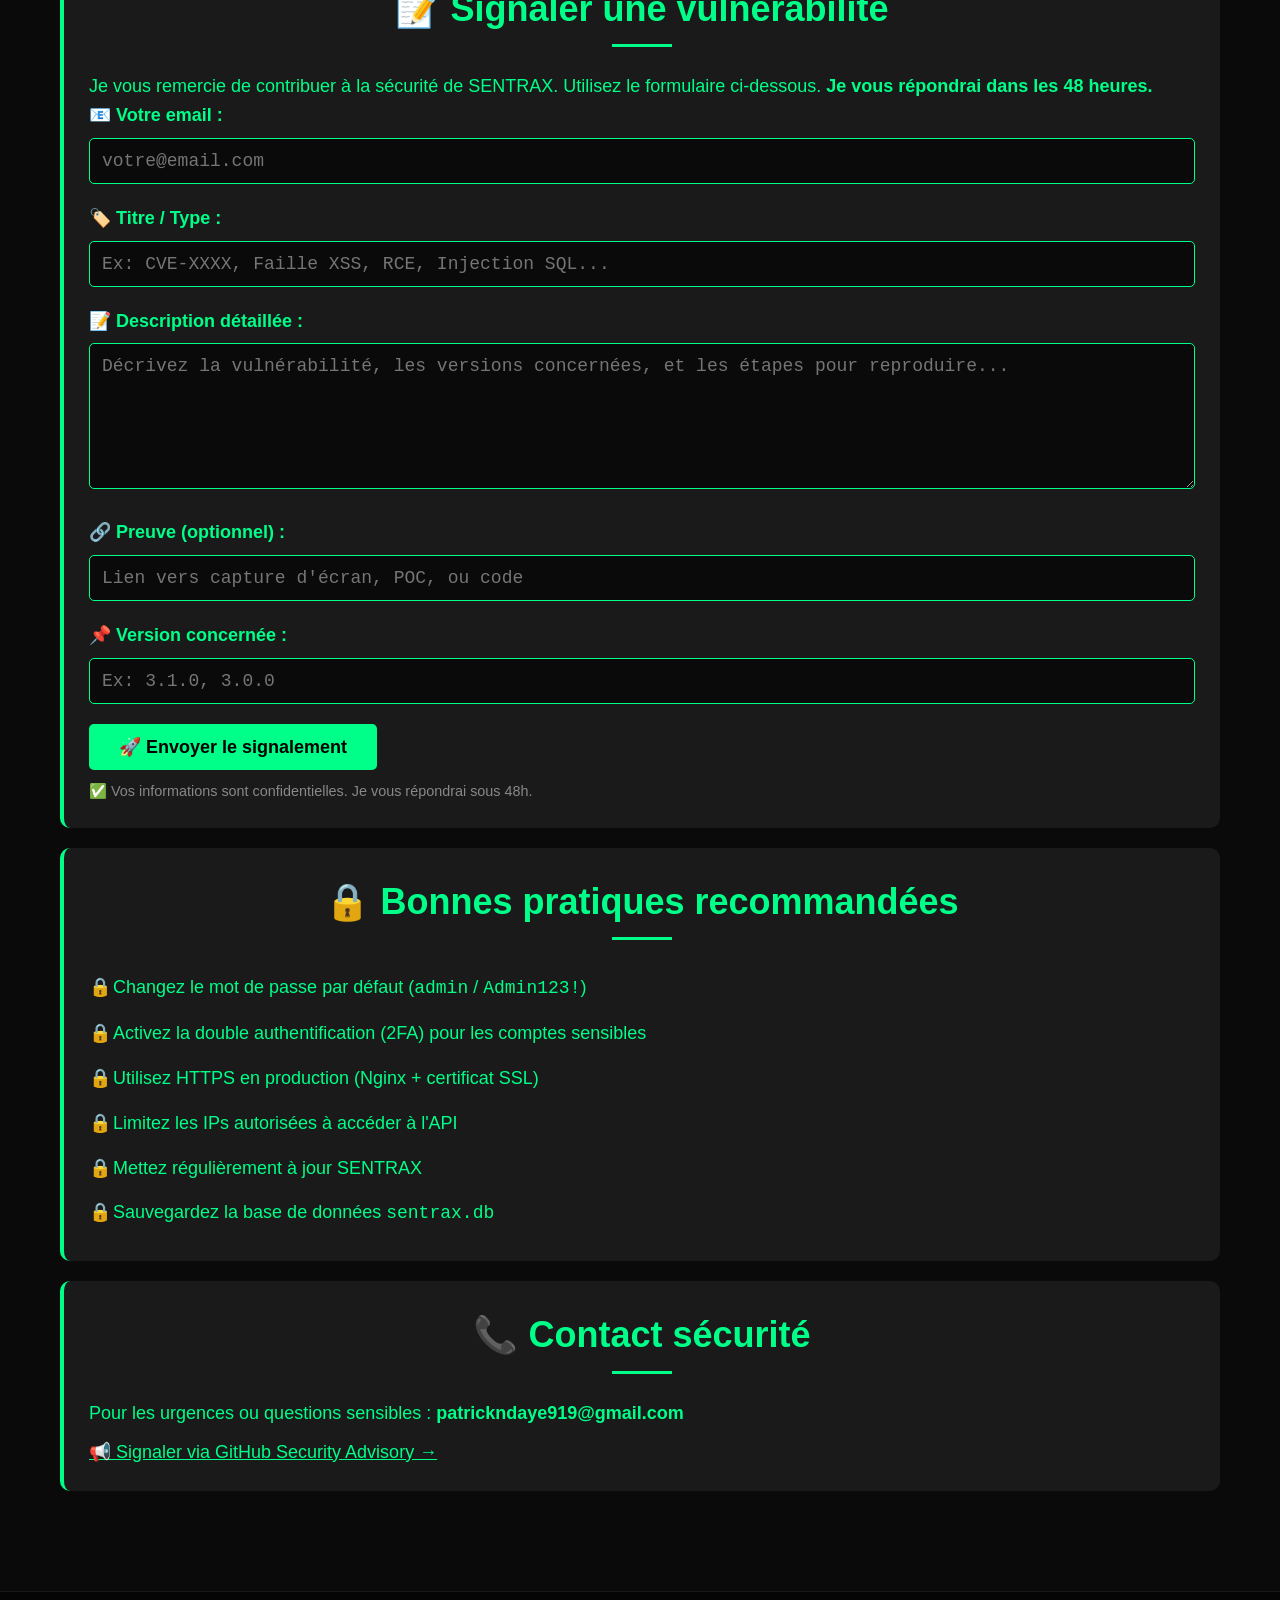
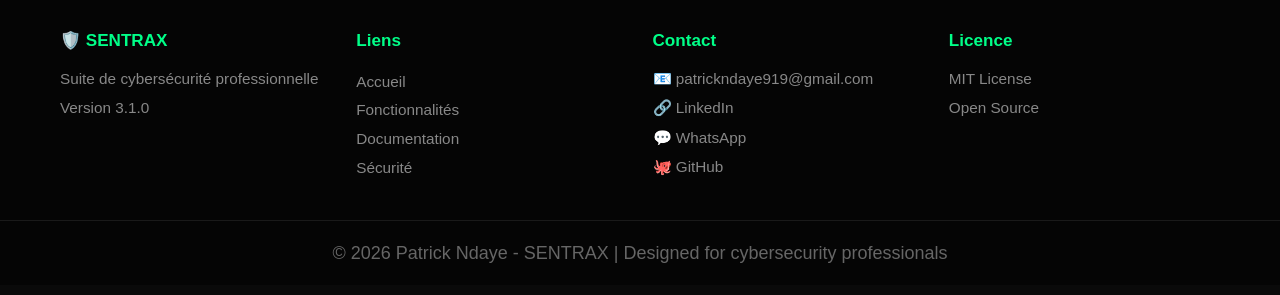
<file: security.html>
<!DOCTYPE html>
<html lang="fr">
<head>
    <meta charset="UTF-8">
    <meta name="viewport" content="width=device-width, initial-scale=1.0">
    <meta name="description" content="SENTRAX - Politique de sécurité, authentification JWT, 2FA, rate limiting, et signalement de vulnérabilités.">
    <meta name="keywords" content="sécurité, cybersécurité, JWT, 2FA, rate limiting, CVE, signalement vulnérabilité">
    <meta name="author" content="Patrick Ndaye">
    <link rel="canonical" href="https://ndaye12.github.io/SentraX/security.html" />
    <title>SENTRAX - Sécurité & Politique</title>
    <link rel="icon" href="images/favicon.ico">
    <link rel="stylesheet" href="css/style.css">
    <style>
        .security-container { max-width: 1200px; margin: 0 auto; padding: 40px 20px; }
        .security-card { background: #1a1a1a; padding: 25px; border-radius: 10px; margin: 20px 0; border-left: 4px solid #00ff88; transition: transform 0.3s; }
        .security-card:hover { transform: translateY(-3px); }
        .cve-grid { display: grid; grid-template-columns: repeat(auto-fill, minmax(300px, 1fr)); gap: 15px; margin-top: 15px; }
        .cve-item { background: #0a0a0a; padding: 15px; border-radius: 8px; transition: transform 0.3s; }
        .cve-item:hover { transform: translateX(5px); }
        .cve-critical { border-left: 4px solid #ff0000; }
        .cve-high { border-left: 4px solid #ff6600; }
        .cve-medium { border-left: 4px solid #ffcc00; }
        .btn-back { display: inline-block; background: #00ff88; color: #000; padding: 10px 25px; text-decoration: none; border-radius: 5px; margin: 20px 0; transition: transform 0.3s, box-shadow 0.3s; }
        .btn-back:hover { transform: translateY(-2px); box-shadow: 0 5px 20px rgba(0, 255, 136, 0.3); }
        .form-group { margin-bottom: 20px; }
        .form-group label { display: block; margin-bottom: 8px; font-weight: bold; color: #00ff88; }
        .form-group input, .form-group textarea { width: 100%; padding: 12px; background: #0a0a0a; color: #00ff88; border: 1px solid #00ff88; border-radius: 5px; font-family: monospace; transition: border-color 0.3s; }
        .form-group input:focus, .form-group textarea:focus { outline: none; border-color: #ffffff; box-shadow: 0 0 5px rgba(0, 255, 136, 0.3); }
        .submit-btn { background: #00ff88; color: #000; padding: 12px 30px; border: none; border-radius: 5px; cursor: pointer; font-weight: bold; font-size: 1rem; transition: transform 0.3s, background 0.3s; }
        .submit-btn:hover { background: #00cc66; transform: scale(1.02); }
        .note { font-size: 0.8rem; color: #888; margin-top: 10px; }
        .badge { display: inline-block; background: #00ff88; color: #000; padding: 2px 8px; border-radius: 4px; font-size: 0.7rem; font-weight: bold; margin-left: 8px; }
        .best-practices { list-style: none; padding-left: 0; }
        .best-practices li { padding: 8px 0; padding-left: 24px; position: relative; }
        .best-practices li::before { content: "🔒"; position: absolute; left: 0; }
        @media (max-width: 768px) { .cve-grid { grid-template-columns: 1fr; } }
    </style>
</head>
<body>
    <nav>
        <div class="nav-container">
            <div class="logo"><span class="logo-icon">🛡️</span><span class="logo-text">SENTRAX</span></div>
            <button class="menu-toggle" onclick="toggleMenu()">☰</button>
            <ul class="nav-menu">
                <li><a href="index.html">Accueil</a></li>
                <li><a href="features.html">Fonctionnalités</a></li>
                <li><a href="docs.html">Documentation</a></li>
                <li><a href="security.html" class="active">Sécurité</a></li>
                <li><a href="sponsors.html">Sponsors</a></li>
                <li><a href="https://github.com/Ndaye12/SentraX">GitHub</a></li>
            </ul>
            <div class="lang-switch">
                <a href="security.html" class="lang-active">FR</a>
            </div>
        </div>
    </nav>

    <div class="security-container">
        <a href="index.html" class="btn-back">← Retour à l'accueil</a>
        
        <h1>🛡️ POLITIQUE DE SÉCURITÉ</h1>
        <p style="margin-bottom: 30px;">SENTRAX intègre plusieurs couches de sécurité pour protéger vos données et vos analyses.</p>
        
        <div class="security-card">
            <h2>🔐 Authentification <span class="badge">JWT</span></h2>
            <p>L'API REST utilise <strong>JWT (JSON Web Tokens)</strong> avec expiration après <strong>8 heures</strong>. Support <strong>2FA optionnel (TOTP)</strong> avec Google Authenticator.</p>
            <p style="margin-top: 10px;"><strong>Identifiants par défaut :</strong> <code>admin</code> / <code>Admin123!</code></p>
        </div>
        
        <div class="security-card">
            <h2>⚠️ Rate Limiting <span class="badge">Anti-bruteforce</span></h2>
            <p>Protection contre les attaques par force brute :</p>
            <ul style="margin-top: 10px; margin-left: 20px;">
                <li><strong>5 tentatives</strong> de connexion maximum</li>
                <li><strong>Blocage de 5 minutes</strong> après dépassement</li>
                <li>Limitation à <strong>50 requêtes par heure</strong> sur l'API</li>
            </ul>
        </div>
        
        <div class="security-card">
            <h2>📜 Journalisation <span class="badge">Audit trail</span></h2>
            <p>Toutes les actions sensibles sont enregistrées dans la base de données <code>security_logs</code> :</p>
            <ul style="margin-top: 10px; margin-left: 20px;">
                <li>Connexions réussies et échouées</li>
                <li>Changements de mot de passe</li>
                <li>Demandes de réinitialisation</li>
                <li>Activation/désactivation 2FA</li>
            </ul>
        </div>
        
        <div class="security-card">
            <h2>🛡️ Vulnérabilités couvertes (CVE)</h2>
            <div class="cve-grid">
                <div class="cve-item cve-critical">
                    <strong>CVE-2017-0144</strong><br>
                    EternalBlue (SMB)<br>
                    <span style="color:#ff0000; font-size:0.8rem;">🔴 CRITICAL</span>
                </div>
                <div class="cve-item cve-critical">
                    <strong>CVE-2019-0708</strong><br>
                    BlueKeep (RDP)<br>
                    <span style="color:#ff0000; font-size:0.8rem;">🔴 CRITICAL</span>
                </div>
                <div class="cve-item cve-high">
                    <strong>CVE-2014-0160</strong><br>
                    Heartbleed (OpenSSL)<br>
                    <span style="color:#ff6600; font-size:0.8rem;">🟠 HIGH</span>
                </div>
                <div class="cve-item cve-critical">
                    <strong>CVE-2020-0796</strong><br>
                    SMBGhost<br>
                    <span style="color:#ff0000; font-size:0.8rem;">🔴 CRITICAL</span>
                </div>
                <div class="cve-item cve-high">
                    <strong>CVE-2021-41773</strong><br>
                    Apache Path Traversal<br>
                    <span style="color:#ff6600; font-size:0.8rem;">🟠 HIGH</span>
                </div>
            </div>
        </div>
        
        <div class="security-card">
            <h2>📝 Signaler une vulnérabilité</h2>
            <p>Je vous remercie de contribuer à la sécurité de SENTRAX. Utilisez le formulaire ci-dessous. <strong>Je vous répondrai dans les 48 heures.</strong></p>
            
            <form action="https://api.web3forms.com/submit" method="POST">
                <input type="hidden" name="access_key" value="04547a57-6822-455d-a065-02605c6b858a">
                <input type="hidden" name="subject" value="[SENTRAX] Signalement de vulnérabilité">
                <input type="hidden" name="from_name" value="SENTRAX Security Form">
                
                <div class="form-group">
                    <label>📧 Votre email :</label>
                    <input type="email" name="email" required placeholder="votre@email.com">
                </div>
                
                <div class="form-group">
                    <label>🏷️ Titre / Type :</label>
                    <input type="text" name="title" placeholder="Ex: CVE-XXXX, Faille XSS, RCE, Injection SQL...">
                </div>
                
                <div class="form-group">
                    <label>📝 Description détaillée :</label>
                    <textarea name="message" rows="6" required placeholder="Décrivez la vulnérabilité, les versions concernées, et les étapes pour reproduire..."></textarea>
                </div>
                
                <div class="form-group">
                    <label>🔗 Preuve (optionnel) :</label>
                    <input type="text" name="proof" placeholder="Lien vers capture d'écran, POC, ou code">
                </div>
                
                <div class="form-group">
                    <label>📌 Version concernée :</label>
                    <input type="text" name="version" placeholder="Ex: 3.1.0, 3.0.0">
                </div>
                
                <input type="checkbox" name="botcheck" style="display: none;">
                
                <button type="submit" class="submit-btn">🚀 Envoyer le signalement</button>
                <p class="note">✅ Vos informations sont confidentielles. Je vous répondrai sous 48h.</p>
            </form>
        </div>
        
        <div class="security-card">
            <h2>🔒 Bonnes pratiques recommandées</h2>
            <ul class="best-practices">
                <li>Changez le mot de passe par défaut (<code>admin</code> / <code>Admin123!</code>)</li>
                <li>Activez la double authentification (2FA) pour les comptes sensibles</li>
                <li>Utilisez HTTPS en production (Nginx + certificat SSL)</li>
                <li>Limitez les IPs autorisées à accéder à l'API</li>
                <li>Mettez régulièrement à jour SENTRAX</li>
                <li>Sauvegardez la base de données <code>sentrax.db</code></li>
            </ul>
        </div>
        
        <div class="security-card">
            <h2>📞 Contact sécurité</h2>
            <p>Pour les urgences ou questions sensibles : <strong>patrickndaye919@gmail.com</strong></p>
            <p style="margin-top: 10px;"><a href="https://github.com/Ndaye12/SentraX/security/advisories" target="_blank" style="color:#00ff88;">📢 Signaler via GitHub Security Advisory →</a></p>
        </div>
    </div>

    <footer>
        <div class="footer-container">
            <div class="footer-section">
                <h3>🛡️ SENTRAX</h3>
                <p>Suite de cybersécurité professionnelle</p>
                <p>Version 3.1.0</p>
            </div>
            <div class="footer-section">
                <h3>Liens</h3>
                <ul>
                    <li><a href="index.html">Accueil</a></li>
                    <li><a href="features.html">Fonctionnalités</a></li>
                    <li><a href="docs.html">Documentation</a></li>
                    <li><a href="security.html">Sécurité</a></li>
                </ul>
            </div>
            <div class="footer-section">
                <h3>Contact</h3>
                <p>📧 patrickndaye919@gmail.com</p>
                <p>🔗 <a href="https://www.linkedin.com/in/patrick-ndaye-b5b67a399" target="_blank">LinkedIn</a></p>
                <p>💬 <a href="https://wa.me/243975659129?text=Bonjour%20Patrick%2C%20je%20suis%20intéressé%20par%20SENTRAX" target="_blank">WhatsApp</a></p>
                <p>🐙 <a href="https://github.com/Ndaye12" target="_blank">GitHub</a></p>
            </div>
            <div class="footer-section">
                <h3>Licence</h3>
                <p>MIT License</p>
                <p>Open Source</p>
            </div>
        </div>
        <div class="footer-bottom">
            <p>© 2026 Patrick Ndaye - SENTRAX | Designed for cybersecurity professionals</p>
        </div>
    </footer>

    <div class="social-links">
        <a href="https://www.linkedin.com/in/patrick-ndaye-b5b67a399" target="_blank">🔗 LinkedIn</a>
        <a href="https://github.com/Ndaye12" target="_blank">🐙 GitHub</a>
        <a href="https://wa.me/243975659129?text=Bonjour%20Patrick%2C%20je%20suis%20intéressé%20par%20SENTRAX" target="_blank">💬 WhatsApp</a>
    </div>

    <script>
        function toggleMenu() {
            const menu = document.querySelector('.nav-menu');
            if (menu) menu.classList.toggle('active');
        }
    </script>
</body>
</html>
</file>
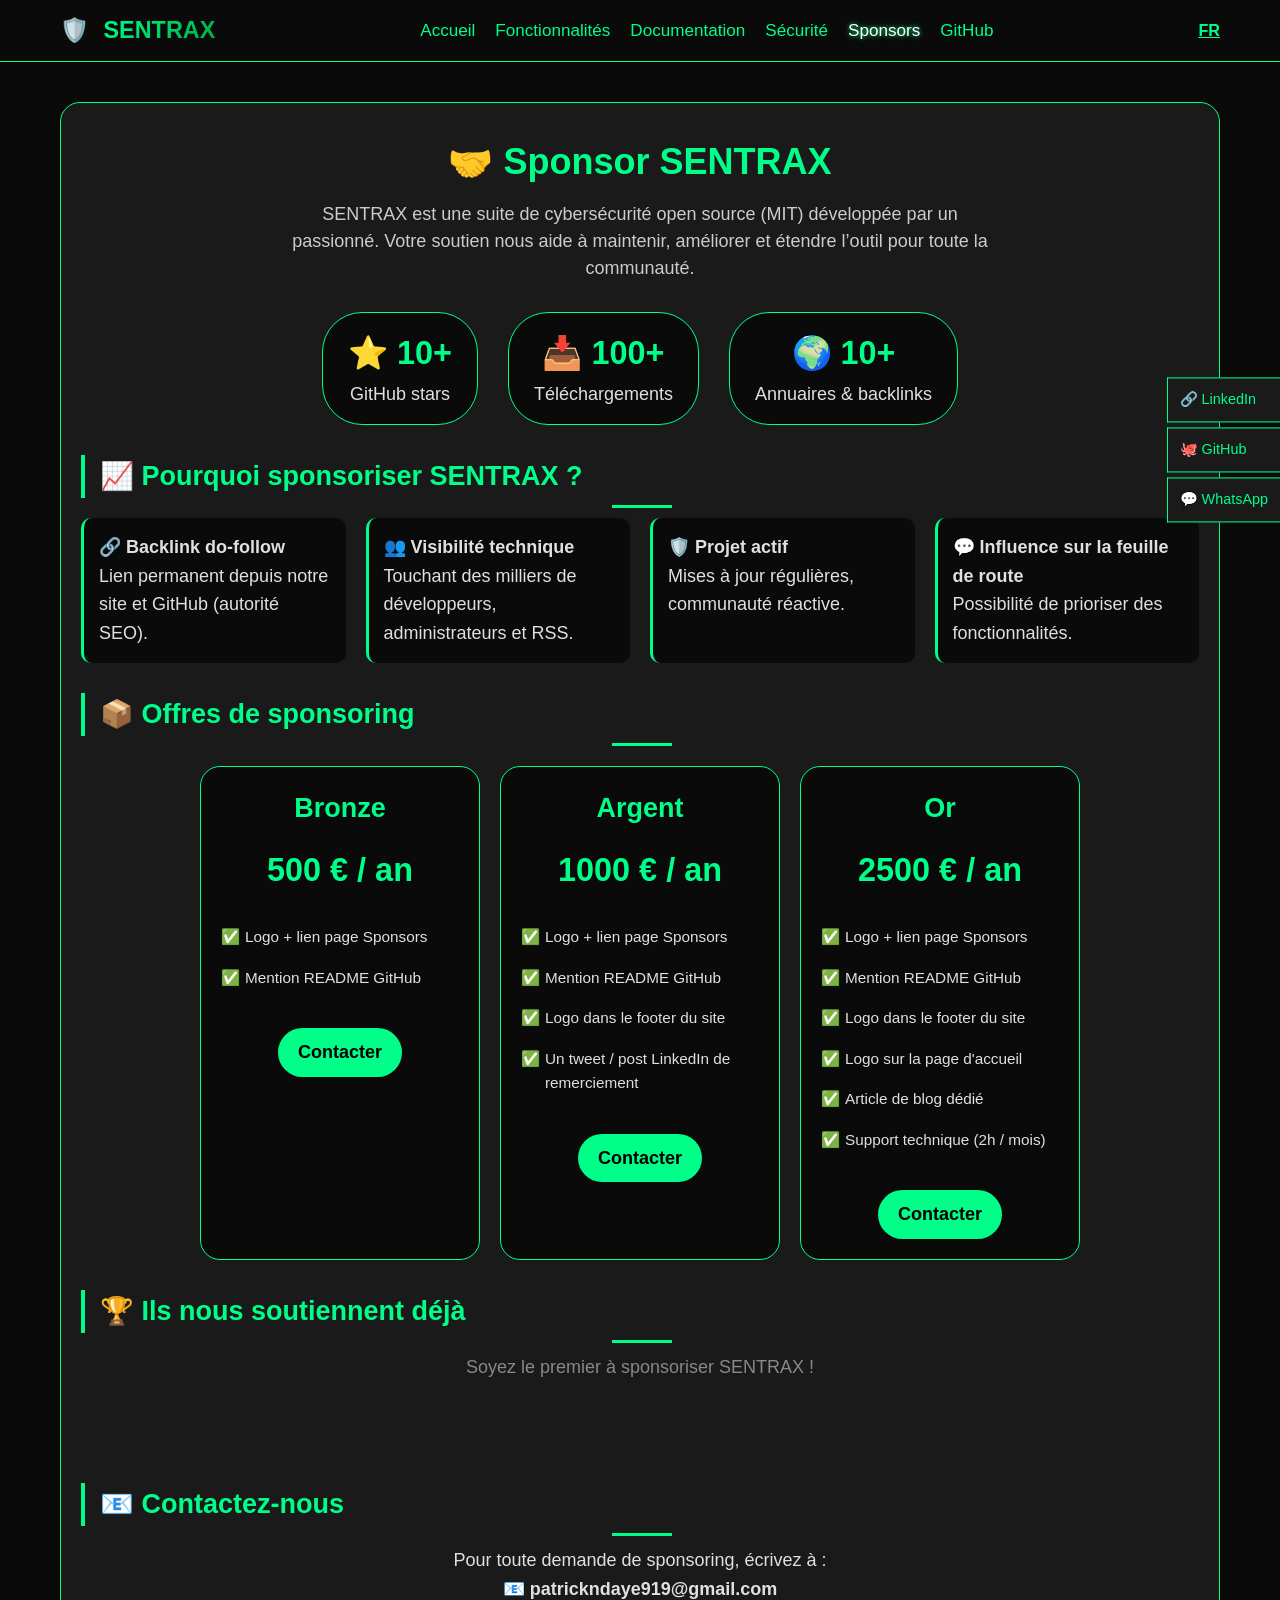
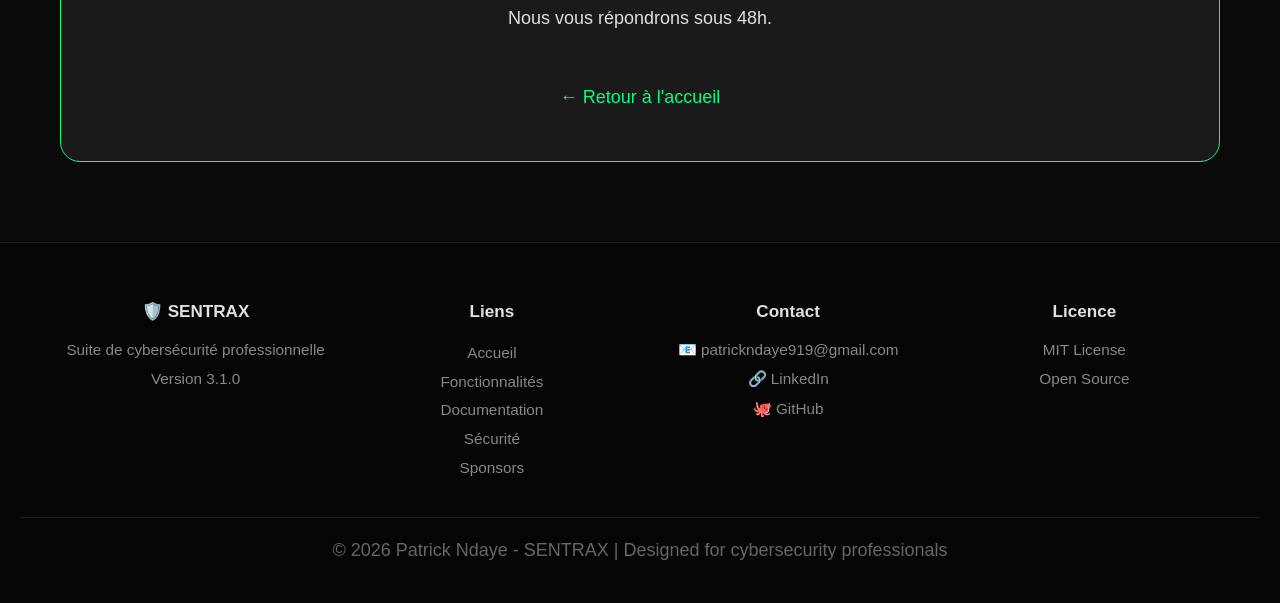
<file: sponsors.html>
<!DOCTYPE html>
<html lang="fr">
<head>
    <meta charset="UTF-8">
    <meta name="viewport" content="width=device-width, initial-scale=1.0">
    <meta name="description" content="Sponsor SENTRAX - Soutenez le développement d'une suite de cybersécurité open source.">
    <title>SENTRAX - Sponsors</title>
    <link rel="icon" href="images/favicon.ico">
    <link rel="stylesheet" href="css/style.css">
    <style>
        * {
            box-sizing: border-box;
        }
        body {
            margin: 0;
            background: #0a0a0a;
            color: #e0e0e0;
            font-family: 'Segoe UI', 'Roboto', sans-serif;
        }
        .container {
            max-width: 1200px;
            margin: 0 auto;
            padding: 20px;
        }
        .sponsor-section {
            background: #1a1a1a;
            border-radius: 20px;
            border: 1px solid #00ff88;
            padding: 30px 20px;
            margin: 20px 0;
        }
        h1, h2 {
            color: #00ff88;
            text-align: center;
        }
        h1 {
            font-size: 2rem;
            margin-bottom: 10px;
        }
        h2 {
            font-size: 1.5rem;
            margin: 30px 0 20px;
            border-left: 4px solid #00ff88;
            padding-left: 15px;
            text-align: left;
        }
        .intro {
            text-align: center;
            max-width: 700px;
            margin: 0 auto 30px;
            font-size: 1rem;
            line-height: 1.5;
            color: #ccc;
        }
        .pricing-table {
            display: flex;
            flex-wrap: wrap;
            gap: 20px;
            justify-content: center;
            margin: 30px 0;
        }
        .pricing-card {
            background: #0a0a0a;
            border: 1px solid #00ff88;
            border-radius: 20px;
            padding: 20px;
            width: 280px;
            text-align: center;
            transition: transform 0.2s;
        }
        .pricing-card:hover {
            transform: translateY(-5px);
            box-shadow: 0 5px 20px rgba(0, 255, 136, 0.2);
        }
        .pricing-card h3 {
            color: #00ff88;
            font-size: 1.5rem;
            margin-top: 0;
        }
        .price {
            font-size: 1.8rem;
            font-weight: bold;
            color: #00ff88;
            margin: 15px 0;
        }
        .pricing-card ul {
            text-align: left;
            list-style: none;
            padding: 0;
            margin: 20px 0;
        }
        .pricing-card li {
            padding: 8px 0;
            padding-left: 24px;
            position: relative;
            font-size: 0.85rem;
        }
        .pricing-card li::before {
            content: "✅";
            position: absolute;
            left: 0;
        }
        .contact-btn {
            display: inline-block;
            background: #00ff88;
            color: #000;
            padding: 10px 20px;
            border-radius: 40px;
            text-decoration: none;
            font-weight: bold;
            margin-top: 10px;
            transition: background 0.2s;
        }
        .contact-btn:hover {
            background: #00cc66;
        }
        .benefits-list {
            display: grid;
            grid-template-columns: repeat(auto-fit, minmax(250px, 1fr));
            gap: 20px;
            margin: 20px 0;
        }
        .benefit-item {
            background: #0a0a0a;
            border-left: 3px solid #00ff88;
            padding: 15px;
            border-radius: 10px;
        }
        .stats {
            display: flex;
            flex-wrap: wrap;
            justify-content: center;
            gap: 30px;
            margin: 30px 0;
            text-align: center;
        }
        .stat {
            background: #0a0a0a;
            padding: 15px 25px;
            border-radius: 40px;
            border: 1px solid #00ff88;
        }
        .stat-number {
            font-size: 1.8rem;
            font-weight: bold;
            color: #00ff88;
        }
        .sponsor-logos {
            display: flex;
            flex-wrap: wrap;
            justify-content: center;
            gap: 30px;
            margin: 20px 0;
            min-height: 100px;
        }
        .back-link {
            display: inline-block;
            margin: 20px auto;
            color: #00ff88;
            text-decoration: none;
            text-align: center;
        }
        footer {
            background: #050505;
            text-align: center;
            padding: 20px;
            font-size: 0.8rem;
            border-top: 1px solid #1a1a1a;
        }
        @media (max-width: 768px) {
            .pricing-card {
                width: 100%;
                max-width: 320px;
            }
            h1 {
                font-size: 1.6rem;
            }
            h2 {
                font-size: 1.3rem;
            }
            .stat-number {
                font-size: 1.4rem;
            }
        }
    </style>
</head>
<body>
    <nav>
        <div class="nav-container">
            <div class="logo">
                <span class="logo-icon">🛡️</span>
                <span class="logo-text">SENTRAX</span>
            </div>
            <button class="menu-toggle" onclick="toggleMenu()">☰</button>
            <ul class="nav-menu">
                <li><a href="index.html">Accueil</a></li>
                <li><a href="features.html">Fonctionnalités</a></li>
                <li><a href="docs.html">Documentation</a></li>
                <li><a href="security.html">Sécurité</a></li>
                <li><a href="sponsors.html" class="active">Sponsors</a></li>
                <li><a href="https://github.com/Ndaye12/SentraX">GitHub</a></li>
            </ul>
            <div class="lang-switch">
                <a href="sponsors.html" class="lang-active">FR</a>
            </div>
        </div>
    </nav>

    <div class="container">
        <div class="sponsor-section">
            <h1>🤝 Sponsor SENTRAX</h1>
            <div class="intro">
                SENTRAX est une suite de cybersécurité open source (MIT) développée par un passionné. Votre soutien nous aide à maintenir, améliorer et étendre l’outil pour toute la communauté.
            </div>

            <div class="stats">
                <div class="stat">
                    <div class="stat-number">⭐ 10+</div>
                    <div>GitHub stars</div>
                </div>
                <div class="stat">
                    <div class="stat-number">📥 100+</div>
                    <div>Téléchargements</div>
                </div>
                <div class="stat">
                    <div class="stat-number">🌍 10+</div>
                    <div>Annuaires & backlinks</div>
                </div>
            </div>

            <h2>📈 Pourquoi sponsoriser SENTRAX ?</h2>
            <div class="benefits-list">
                <div class="benefit-item"><strong>🔗 Backlink do‑follow</strong><br>Lien permanent depuis notre site et GitHub (autorité SEO).</div>
                <div class="benefit-item"><strong>👥 Visibilité technique</strong><br>Touchant des milliers de développeurs, administrateurs et RSS.</div>
                <div class="benefit-item"><strong>🛡️ Projet actif</strong><br>Mises à jour régulières, communauté réactive.</div>
                <div class="benefit-item"><strong>💬 Influence sur la feuille de route</strong><br>Possibilité de prioriser des fonctionnalités.</div>
            </div>

            <h2>📦 Offres de sponsoring</h2>
            <div class="pricing-table">
                <div class="pricing-card">
                    <h3>Bronze</h3>
                    <div class="price">500 € / an</div>
                    <ul>
                        <li>Logo + lien page Sponsors</li>
                        <li>Mention README GitHub</li>
                    </ul>
                    <a href="mailto:patrickndaye919@gmail.com?subject=Sponsoring Bronze - SENTRAX" class="contact-btn">Contacter</a>
                </div>
                <div class="pricing-card">
                    <h3>Argent</h3>
                    <div class="price">1000 € / an</div>
                    <ul>
                        <li>Logo + lien page Sponsors</li>
                        <li>Mention README GitHub</li>
                        <li>Logo dans le footer du site</li>
                        <li>Un tweet / post LinkedIn de remerciement</li>
                    </ul>
                    <a href="mailto:patrickndaye919@gmail.com?subject=Sponsoring Argent - SENTRAX" class="contact-btn">Contacter</a>
                </div>
                <div class="pricing-card">
                    <h3>Or</h3>
                    <div class="price">2500 € / an</div>
                    <ul>
                        <li>Logo + lien page Sponsors</li>
                        <li>Mention README GitHub</li>
                        <li>Logo dans le footer du site</li>
                        <li>Logo sur la page d'accueil</li>
                        <li>Article de blog dédié</li>
                        <li>Support technique (2h / mois)</li>
                    </ul>
                    <a href="mailto:patrickndaye919@gmail.com?subject=Sponsoring Or - SENTRAX" class="contact-btn">Contacter</a>
                </div>
            </div>

            <h2>🏆 Ils nous soutiennent déjà</h2>
            <div class="sponsor-logos">
                <p style="color:#888;">Soyez le premier à sponsoriser SENTRAX !</p>
            </div>

            <h2>📧 Contactez-nous</h2>
            <p style="text-align:center;">Pour toute demande de sponsoring, écrivez à :<br>
            <strong>📧 patrickndaye919@gmail.com</strong><br>
            Nous vous répondrons sous 48h.</p>

            <div style="text-align: center; margin-top: 30px;">
                <a href="index.html" class="back-link">← Retour à l'accueil</a>
            </div>
        </div>
    </div>

    <footer>
        <div class="footer-container">
            <div class="footer-section"><h3>🛡️ SENTRAX</h3><p>Suite de cybersécurité professionnelle</p><p>Version 3.1.0</p></div>
            <div class="footer-section"><h3>Liens</h3><ul><li><a href="index.html">Accueil</a></li><li><a href="features.html">Fonctionnalités</a></li><li><a href="docs.html">Documentation</a></li><li><a href="security.html">Sécurité</a></li><li><a href="sponsors.html">Sponsors</a></li></ul></div>
            <div class="footer-section"><h3>Contact</h3><p>📧 patrickndaye919@gmail.com</p><p>🔗 <a href="https://www.linkedin.com/in/patrick-ndaye-b5b67a399" target="_blank">LinkedIn</a></p><p>🐙 <a href="https://github.com/Ndaye12" target="_blank">GitHub</a></p></div>
            <div class="footer-section"><h3>Licence</h3><p>MIT License</p><p>Open Source</p></div>
        </div>
        <div class="footer-bottom"><p>© 2026 Patrick Ndaye - SENTRAX | Designed for cybersecurity professionals</p></div>
    </footer>

    <!-- Icônes sociales (LinkedIn, GitHub, WhatsApp) -->
    <div class="social-links">
        <a href="https://www.linkedin.com/in/patrick-ndaye-b5b67a399" target="_blank">🔗 LinkedIn</a>
        <a href="https://github.com/Ndaye12" target="_blank">🐙 GitHub</a>
        <a href="https://wa.me/243975659129?text=Bonjour%20Patrick%2C%20je%20suis%20intéressé%20par%20SENTRAX" target="_blank">💬 WhatsApp</a>
    </div>

    <script>
        function toggleMenu() {
            const menu = document.querySelector('.nav-menu');
            if (menu) menu.classList.toggle('active');
        }
    </script>
</body>
</html>
</file>
<file: css/style.css>
* {
    margin: 0;
    padding: 0;
    box-sizing: border-box;
}

/* BASE POUR MOBILE - Viewport friendly */
html {
    font-size: 18px;
    scroll-behavior: smooth;
}

@media (max-width: 768px) {
    html {
        font-size: 20px;
    }
}

@media (max-width: 480px) {
    html {
        font-size: 18px;
    }
}

/* Police de base */
body {
    font-family: 'Segoe UI', 'Roboto', sans-serif;
    background: #0a0a0a;
    color: #00ff88;
    line-height: 1.6;
    font-size: 1rem;
    min-height: 100vh;
}

/* Monospace uniquement pour le code */
code,
pre,
.cve-item,
.code-block code,
.terminal {
    font-family: 'Courier New', 'Courier', monospace;
}

/* Navigation */
nav {
    background: #0a0a0a;
    border-bottom: 1px solid #00ff88;
    position: sticky;
    top: 0;
    z-index: 100;
    backdrop-filter: blur(10px);
    padding: 12px 0;
}

.nav-container {
    max-width: 1200px;
    margin: 0 auto;
    padding: 0 20px;
    display: flex;
    justify-content: space-between;
    align-items: center;
    flex-wrap: wrap;
}

.logo {
    font-size: 1.3rem;
    font-weight: bold;
}

.logo-icon {
    color: #00ff88;
    margin-right: 8px;
}

.logo-text {
    background: linear-gradient(135deg, #00ff88, #00aa44);
    -webkit-background-clip: text;
    background-clip: text;
    color: transparent;
}

/* Menu hamburger */
.menu-toggle {
    display: none;
    background: none;
    border: 1px solid #00ff88;
    color: #00ff88;
    font-size: 1.8rem;
    cursor: pointer;
    padding: 4px 12px;
    border-radius: 6px;
    line-height: 1;
    transition: all 0.3s;
}

.menu-toggle:hover {
    background: #00ff88;
    color: #000;
}

.nav-menu {
    display: flex;
    list-style: none;
    gap: 20px;
}

.nav-menu a {
    color: #00ff88;
    text-decoration: none;
    transition: all 0.3s;
    font-size: 0.95rem;
}

.nav-menu a:hover,
.nav-menu a.active {
    color: #ffffff;
    text-shadow: 0 0 5px #00ff88;
}

.lang-switch a {
    color: #00ff88;
    text-decoration: none;
    font-size: 0.9rem;
    transition: all 0.3s;
}

.lang-switch a:hover {
    color: #ffffff;
}

.lang-active {
    font-weight: bold;
    text-decoration: underline !important;
}

/* Hero section */
.hero {
    text-align: center;
    padding: 60px 20px;
    background: linear-gradient(135deg, #0a0a0a 0%, #1a1a1a 100%);
}

.hero h1 {
    font-size: clamp(1.8rem, 6vw, 3.5rem);
    margin-bottom: 15px;
    text-shadow: 0 0 20px #00ff88;
}

.hero-subtitle {
    font-size: clamp(0.9rem, 3vw, 1.2rem);
    color: #888;
    margin-bottom: 25px;
}

.hero-badges {
    display: flex;
    justify-content: center;
    gap: 12px;
    margin-bottom: 30px;
    flex-wrap: wrap;
}

.badge {
    background: #1a1a1a;
    padding: 6px 14px;
    border-radius: 20px;
    font-size: 0.75rem;
    border: 1px solid #00ff88;
    transition: all 0.3s;
}

.badge:hover {
    background: #00ff88;
    color: #000;
    transform: translateY(-2px);
}

.download-btn {
    display: inline-block;
    background: #00ff88;
    color: #000;
    padding: 14px 30px;
    font-size: clamp(0.9rem, 4vw, 1.1rem);
    font-weight: bold;
    text-decoration: none;
    border-radius: 50px;
    transition: all 0.3s;
    margin-bottom: 15px;
}

.download-btn:hover {
    transform: scale(1.05);
    box-shadow: 0 0 30px #00ff88;
}

.download-info {
    font-size: 0.75rem;
    color: #666;
}

.download-info span {
    margin: 0 8px;
}

/* Sections */
.section {
    padding: 50px 20px;
}

.section.dark {
    background: #050505;
}

.container {
    max-width: 1200px;
    margin: 0 auto;
    width: 100%;
}

h2 {
    text-align: center;
    font-size: clamp(1.3rem, 5vw, 2rem);
    margin-bottom: 35px;
    position: relative;
}

h2::after {
    content: '';
    position: absolute;
    bottom: -10px;
    left: 50%;
    transform: translateX(-50%);
    width: 60px;
    height: 3px;
    background: #00ff88;
}

h3 {
    font-size: 1.15rem;
    margin-bottom: 10px;
}

p, li, label, input, textarea {
    font-size: 1rem;
}

/* Scanner grid */
.scanner-grid {
    display: grid;
    grid-template-columns: repeat(auto-fit, minmax(170px, 1fr));
    gap: 20px;
}

.scanner-card {
    background: #1a1a1a;
    padding: 20px;
    border-radius: 10px;
    text-align: center;
    transition: all 0.3s;
    border: 1px solid #2a2a2a;
    cursor: pointer;
}

.scanner-card:hover {
    transform: translateY(-5px);
    border-color: #00ff88;
    box-shadow: 0 5px 20px rgba(0, 255, 136, 0.2);
}

.scanner-icon {
    font-size: 2.2rem;
    margin-bottom: 12px;
}

.scanner-card h3 {
    margin-bottom: 8px;
    font-size: 1rem;
}

.scanner-card p {
    font-size: 0.85rem;
    color: #888;
}

/* Features grid */
.features-grid {
    display: grid;
    grid-template-columns: repeat(auto-fit, minmax(280px, 1fr));
    gap: 25px;
}

.feature-item {
    text-align: center;
    padding: 22px;
    background: #1a1a1a;
    border-radius: 10px;
    border: 1px solid #2a2a2a;
    transition: all 0.3s;
}

.feature-item:hover {
    transform: translateY(-5px);
    border-color: #00ff88;
}

.feature-icon {
    font-size: 1.8rem;
    display: block;
    margin-bottom: 12px;
}

/* Stats grid */
.stats-grid {
    display: grid;
    grid-template-columns: repeat(auto-fit, minmax(130px, 1fr));
    gap: 20px;
    text-align: center;
}

.stat-card {
    background: #1a1a1a;
    padding: 20px;
    border-radius: 10px;
    transition: all 0.3s;
}

.stat-card:hover {
    transform: translateY(-3px);
    border: 1px solid #00ff88;
}

.stat-number {
    font-size: 2.2rem;
    font-weight: bold;
    color: #00ff88;
}

.stat-label {
    color: #888;
    font-size: 0.85rem;
}

/* Legal boxes */
.legal-grid {
    display: grid;
    grid-template-columns: 1fr 1fr;
    gap: 25px;
    margin-bottom: 25px;
}

.legal-box {
    background: #1a1a1a;
    padding: 22px;
    border-radius: 10px;
}

.legal-box.allowed {
    border-left: 4px solid #00ff88;
}

.legal-box.forbidden {
    border-left: 4px solid #ff4444;
}

.legal-box h3 {
    margin-bottom: 15px;
    font-size: 1rem;
}

.legal-box ul {
    list-style: none;
    padding-left: 0;
}

.legal-box li {
    padding: 6px 0;
    padding-left: 22px;
    position: relative;
    font-size: 0.95rem;
}

.legal-box li::before {
    position: absolute;
    left: 0;
}

.allowed li::before {
    content: "✅";
}

.forbidden li::before {
    content: "❌";
}

.legal-notice {
    background: #1a1a1a;
    padding: 15px;
    border-radius: 8px;
    text-align: center;
    border: 1px solid #ffaa00;
    font-size: 0.9rem;
}

/* Code blocks */
.code-blocks {
    display: grid;
    grid-template-columns: repeat(auto-fit, minmax(280px, 1fr));
    gap: 20px;
}

.code-block {
    background: #050505;
    border: 1px solid #2a2a2a;
    border-radius: 10px;
    overflow: hidden;
    transition: all 0.3s;
}

.code-block:hover {
    border-color: #00ff88;
}

.code-block h3 {
    background: #1a1a1a;
    padding: 10px 15px;
    font-size: 0.85rem;
    border-bottom: 1px solid #2a2a2a;
}

.code-block pre {
    padding: 15px;
    overflow-x: auto;
    white-space: pre-wrap;
    word-break: break-word;
}

.code-block code {
    font-size: 0.85rem;
    color: #00ff88;
}

/* Footer */
footer {
    background: #050505;
    border-top: 1px solid #1a1a1a;
    margin-top: 40px;
}

.footer-container {
    max-width: 1200px;
    margin: 0 auto;
    padding: 35px 20px;
    display: grid;
    grid-template-columns: repeat(auto-fit, minmax(180px, 1fr));
    gap: 25px;
}

.footer-section h3 {
    margin-bottom: 12px;
    font-size: 0.95rem;
}

.footer-section ul {
    list-style: none;
}

.footer-section a {
    color: #888;
    text-decoration: none;
    transition: color 0.3s;
    font-size: 0.85rem;
}

.footer-section a:hover {
    color: #00ff88;
}

.footer-section p {
    color: #888;
    font-size: 0.85rem;
    margin: 5px 0;
}

.footer-bottom {
    text-align: center;
    padding: 18px;
    border-top: 1px solid #1a1a1a;
    color: #666;
    font-size: 0.8rem;
}

/* Animations */
.fade-in {
    opacity: 0;
    transform: translateY(20px);
    transition: all 0.6s ease;
}

.fade-in.visible {
    opacity: 1;
    transform: translateY(0);
}

/* Social links */
.social-links {
    position: fixed;
    right: 0;
    top: 50%;
    transform: translateY(-50%);
    display: flex;
    flex-direction: column;
    gap: 5px;
    z-index: 99;
}

.social-links a {
    background: #1a1a1a;
    border: 1px solid #00ff88;
    border-right: none;
    padding: 10px 12px;
    text-decoration: none;
    color: #00ff88;
    font-size: 0.8rem;
    transition: all 0.3s;
}

.social-links a:hover {
    transform: translateX(-5px);
    background: #00ff88;
    color: #000;
}

/* Scrollbar personnalisée */
::-webkit-scrollbar {
    width: 8px;
}

::-webkit-scrollbar-track {
    background: #1a1a1a;
}

::-webkit-scrollbar-thumb {
    background: #00ff88;
    border-radius: 4px;
}

::-webkit-scrollbar-thumb:hover {
    background: #00cc66;
}

/* Selection */
::selection {
    background: #00ff88;
    color: #000;
}

/* ==================== RESPONSIVE MOBILE AVEC HAMBURGER ==================== */
@media (max-width: 768px) {
    body {
        font-size: 1rem;
    }

    nav {
        padding: 8px 0;
    }

    .nav-container {
        flex-direction: column;
        gap: 12px;
    }

    .menu-toggle {
        display: block;
        align-self: flex-end;
    }

    .nav-menu {
        display: none;
        width: 100%;
        flex-direction: column;
        align-items: center;
        gap: 12px;
        margin-top: 15px;
    }

    .nav-menu.active {
        display: flex;
    }

    .nav-menu a {
        font-size: 0.95rem;
    }

    .logo {
        font-size: 1.2rem;
        align-self: flex-start;
    }

    .hero {
        padding: 40px 15px;
    }

    .hero h1 {
        font-size: 1.8rem;
    }

    .hero-subtitle {
        font-size: 0.95rem;
    }

    .badge {
        font-size: 0.7rem;
        padding: 4px 10px;
    }

    .download-btn {
        width: 90%;
        max-width: 280px;
        font-size: 0.95rem;
        padding: 12px 20px;
    }

    .download-info span {
        display: block;
        margin: 5px 0;
    }

    .section {
        padding: 35px 15px;
    }

    h2 {
        font-size: 1.4rem;
        margin-bottom: 30px;
    }

    h3 {
        font-size: 1.05rem;
    }

    p, li, label {
        font-size: 0.95rem;
    }

    .scanner-grid {
        grid-template-columns: repeat(auto-fit, minmax(150px, 1fr));
        gap: 12px;
    }

    .scanner-card {
        padding: 14px;
    }

    .scanner-card h3 {
        font-size: 0.9rem;
    }

    .scanner-card p {
        font-size: 0.75rem;
    }

    .scanner-icon {
        font-size: 1.8rem;
    }

    .features-grid {
        grid-template-columns: 1fr;
        gap: 15px;
    }

    .feature-item {
        padding: 16px;
    }

    .stats-grid {
        grid-template-columns: repeat(2, 1fr);
        gap: 12px;
    }

    .stat-number {
        font-size: 1.8rem;
    }

    .stat-label {
        font-size: 0.75rem;
    }

    .legal-grid {
        grid-template-columns: 1fr;
        gap: 15px;
    }

    .legal-box {
        padding: 16px;
    }

    .legal-box h3 {
        font-size: 0.95rem;
    }

    .legal-box li {
        font-size: 0.85rem;
        padding: 5px 0 5px 20px;
    }

    .legal-notice {
        font-size: 0.8rem;
        padding: 10px;
    }

    .code-blocks {
        grid-template-columns: 1fr;
        gap: 12px;
    }

    .code-block code {
        font-size: 0.75rem;
    }

    .footer-container {
        grid-template-columns: 1fr;
        text-align: center;
        gap: 15px;
        padding: 25px 15px;
    }

    .footer-section p,
    .footer-section a {
        font-size: 0.8rem;
    }

    .footer-bottom {
        text-align: center;
        margin-top: 10px;
    }

    .social-links {
        position: static;
        flex-direction: row;
        justify-content: center;
        gap: 10px;
        margin-top: 20px;
        transform: none;
    }

    .social-links a {
        border: 1px solid #00ff88;
        border-radius: 5px;
        padding: 8px 12px;
    }

    .social-links a:hover {
        transform: translateY(-2px);
    }

    /* Ajustement du widget Product Hunt sur mobile */
    .badges-section > div {
        max-width: 90% !important;
        margin-left: auto !important;
        margin-right: auto !important;
    }
    .badges-section h3 {
        white-space: normal !important;
        word-break: break-word !important;
        font-size: 16px !important;
    }
    .badges-section p {
        font-size: 12px !important;
    }
}

/* Très petits écrans */
@media (max-width: 480px) {
    .hero h1 {
        font-size: 1.6rem;
    }

    .scanner-grid {
        grid-template-columns: 1fr 1fr;
        gap: 10px;
    }

    .stat-number {
        font-size: 1.5rem;
    }

    .code-block code {
        font-size: 0.7rem;
    }

    .badge {
        font-size: 0.65rem;
        padding: 3px 8px;
    }
}

/* ==================== CORRECTION CVE & SECURITY ==================== */
@media (max-width: 768px) {
    .cve-item,
    .cve-card,
    .cve-list li,
    .vuln-item,
    .vulnerability-item,
    .security-card p,
    .security-card li,
    .faq-item,
    .faq-question,
    .faq-answer {
        font-size: 0.95rem !important;
        line-height: 1.5;
        padding: 12px;
        word-break: break-word;
    }

    pre,
    code,
    .code-block code {
        font-size: 0.8rem !important;
    }
    
    table,
    .scanner-table {
        display: block;
        overflow-x: auto;
        white-space: nowrap;
    }
}

@media (max-width: 480px) {
    .cve-item,
    .cve-card,
    .vuln-item,
    .faq-item {
        font-size: 0.9rem !important;
        padding: 10px;
    }
    
    pre,
    code {
        font-size: 0.7rem !important;
    }
}

/* Print styles */
@media print {
    .nav, .social-links, .download-btn, .menu-toggle, .lang-switch {
        display: none !important;
    }
    
    body {
        background: white;
        color: black;
    }
    
    .scanner-card, .feature-item, .stat-card, .legal-box {
        border: 1px solid #ccc;
        background: white;
        color: black;
    }
    
    h2::after {
        background: black;
    }
}
</file>
